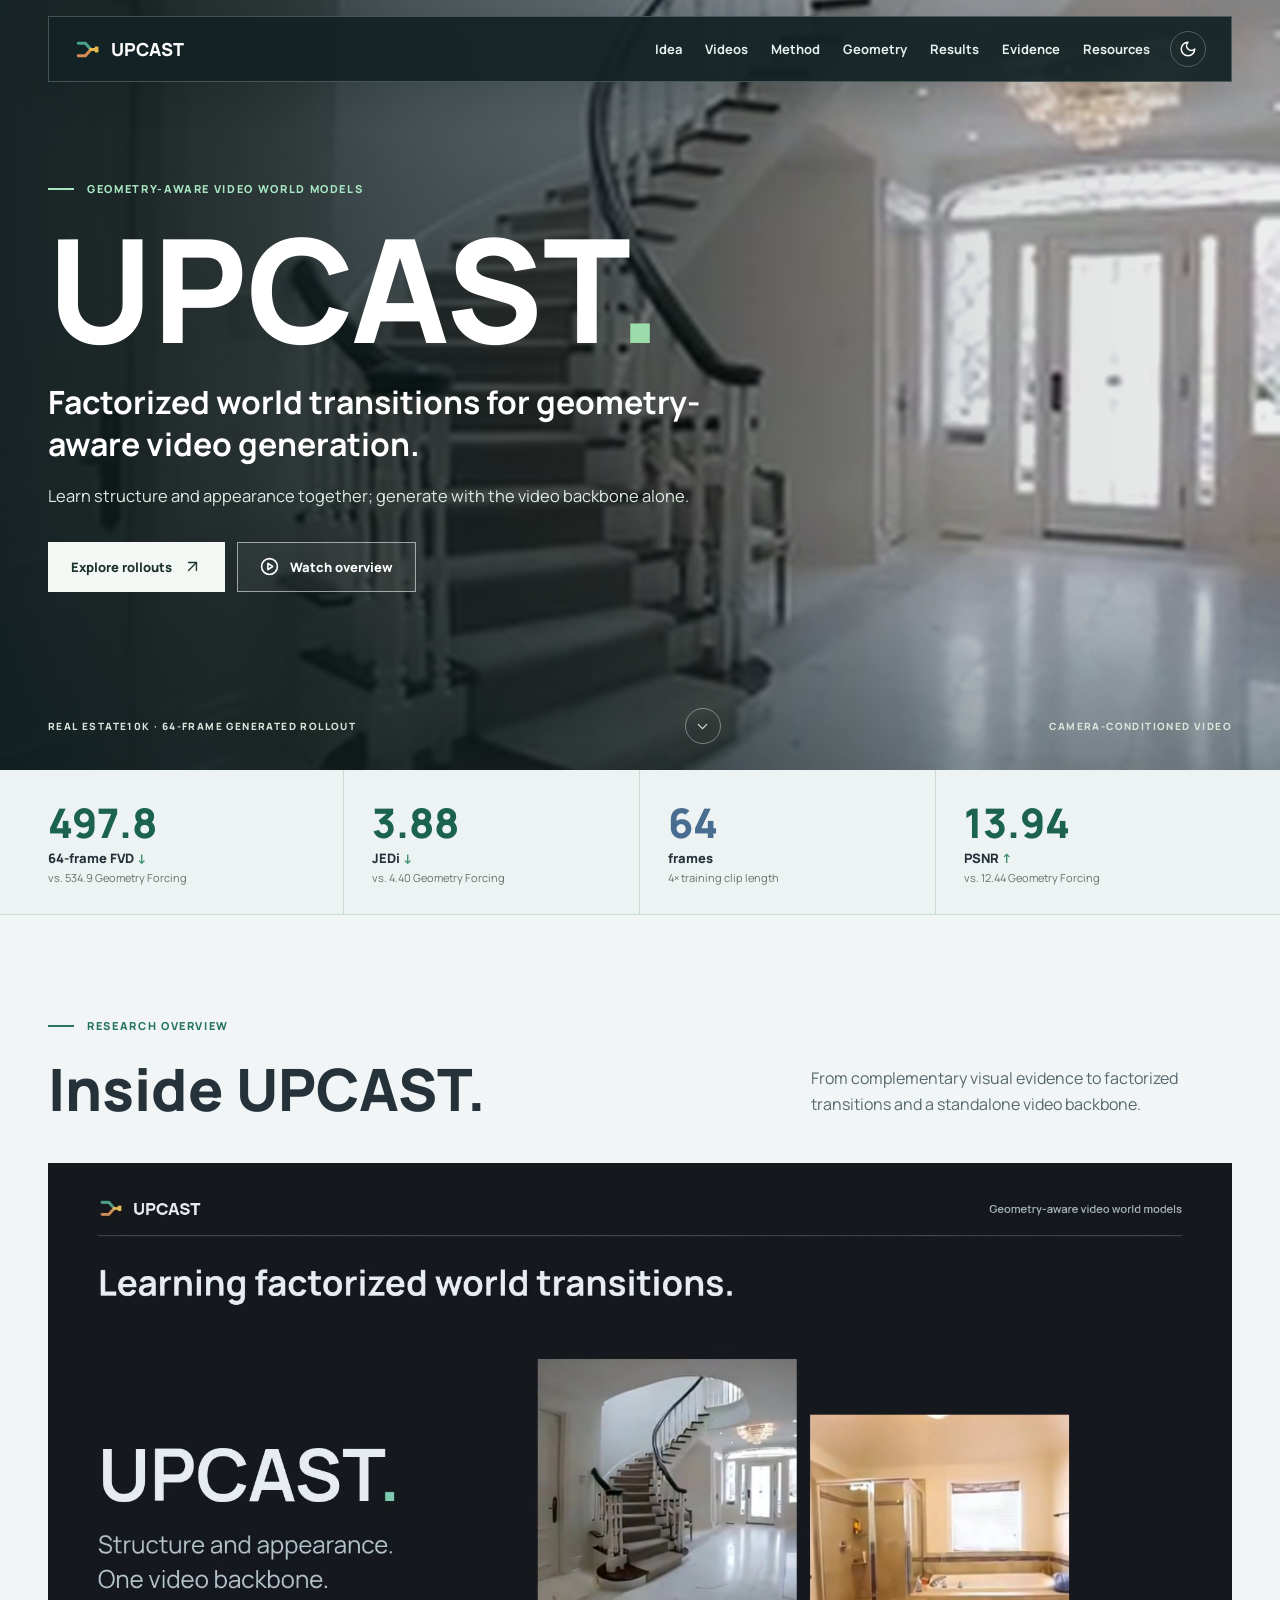
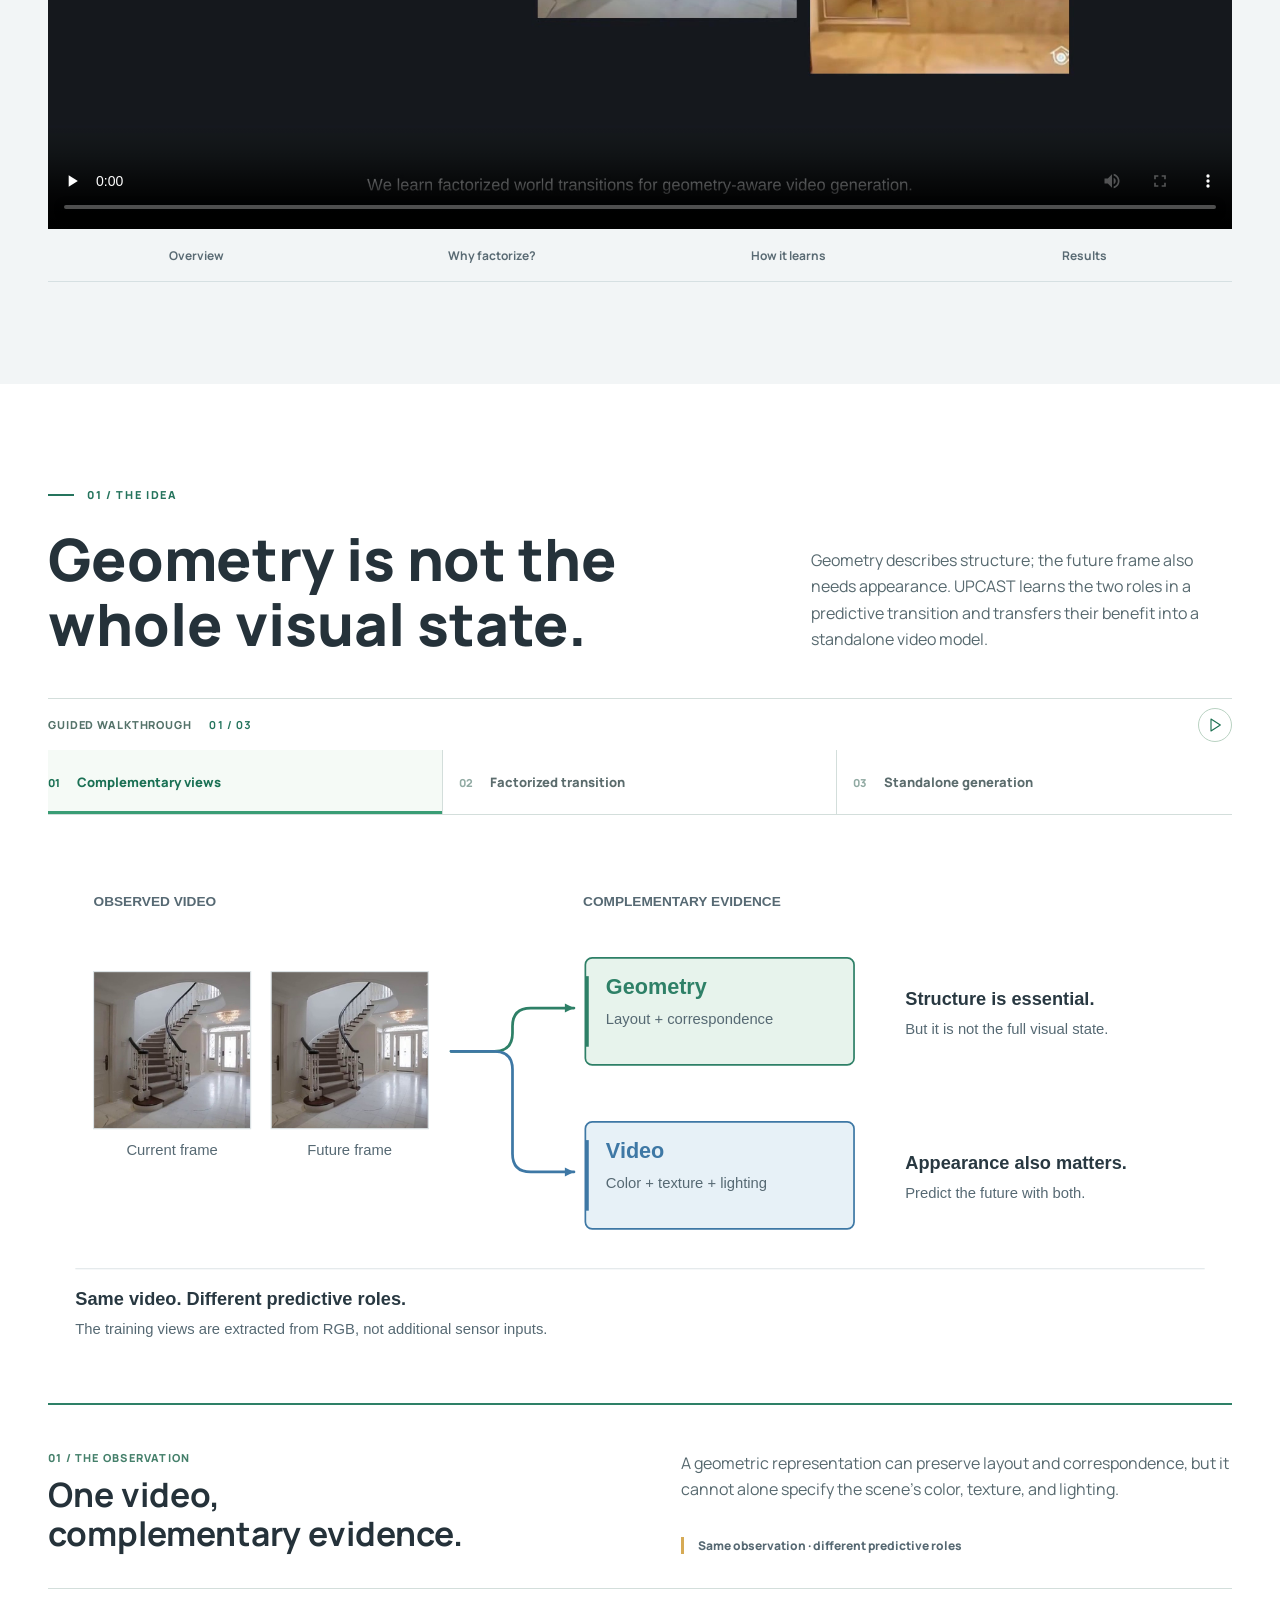
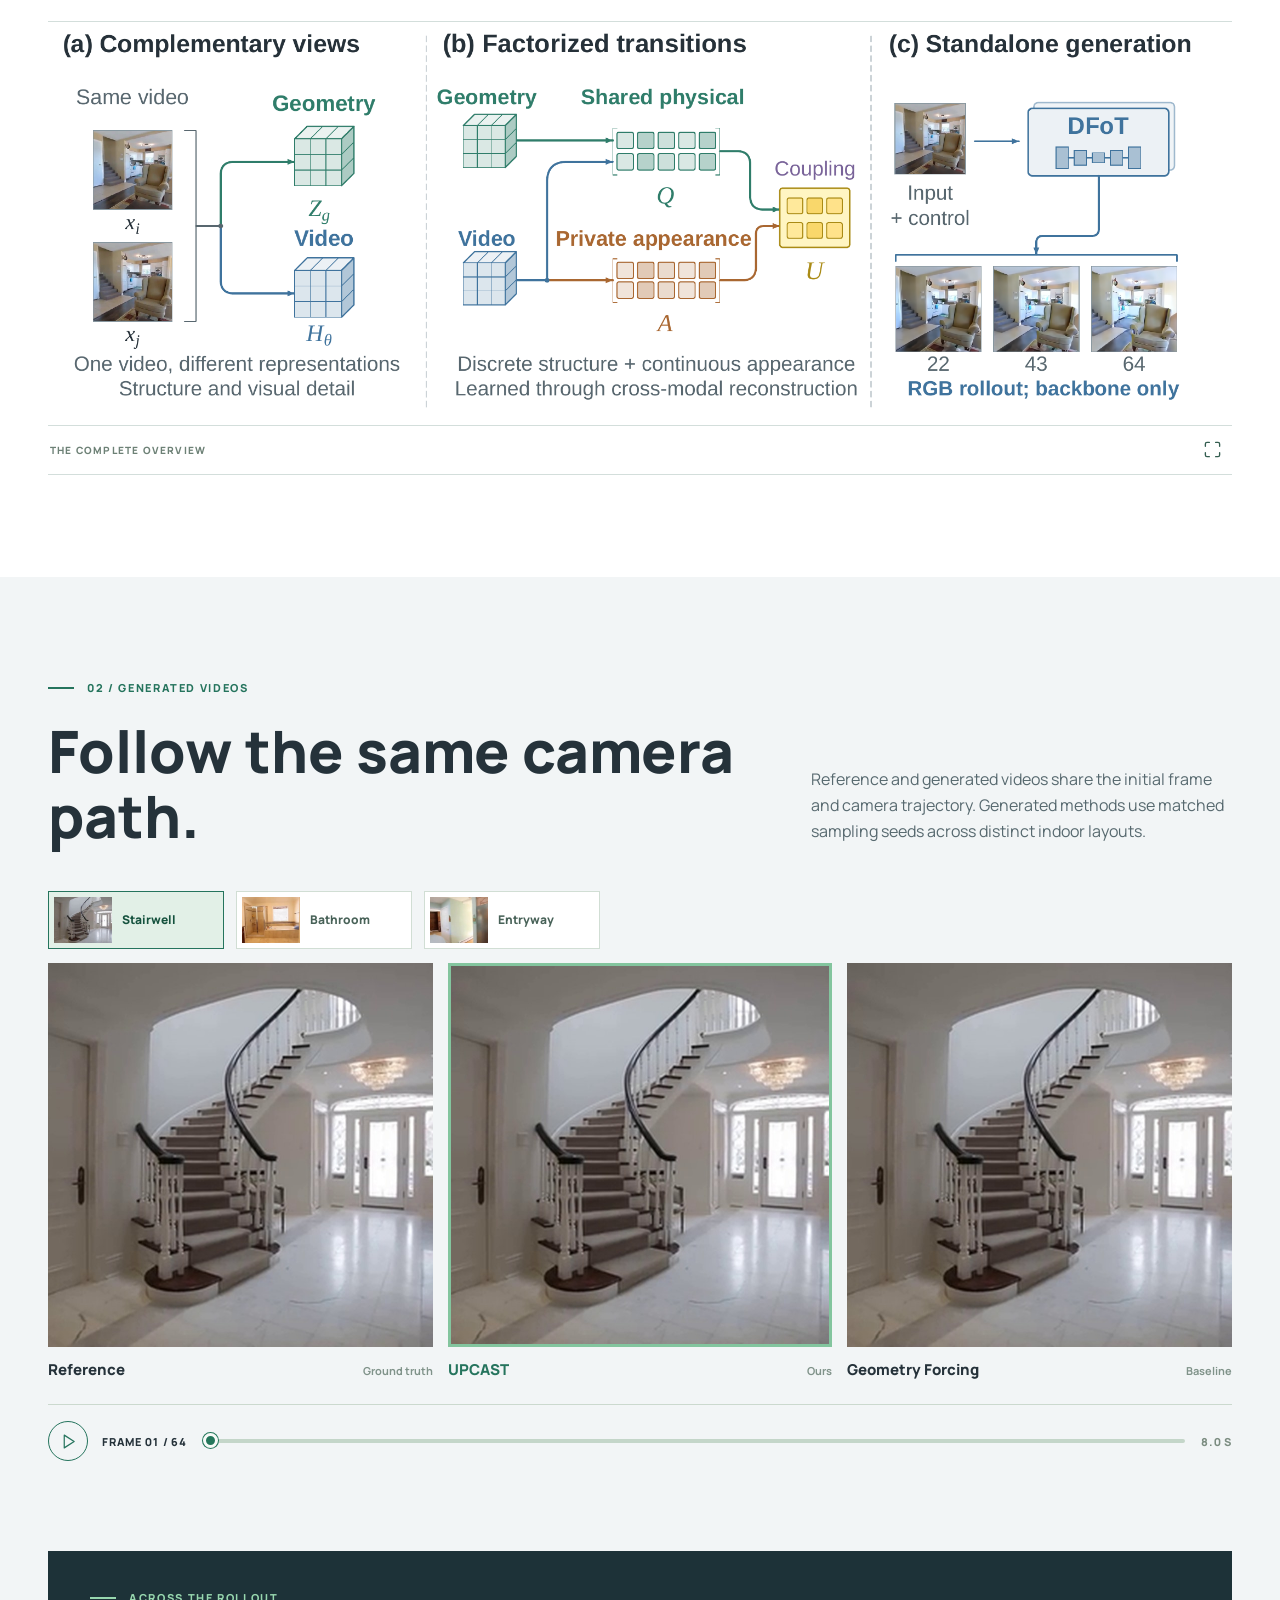
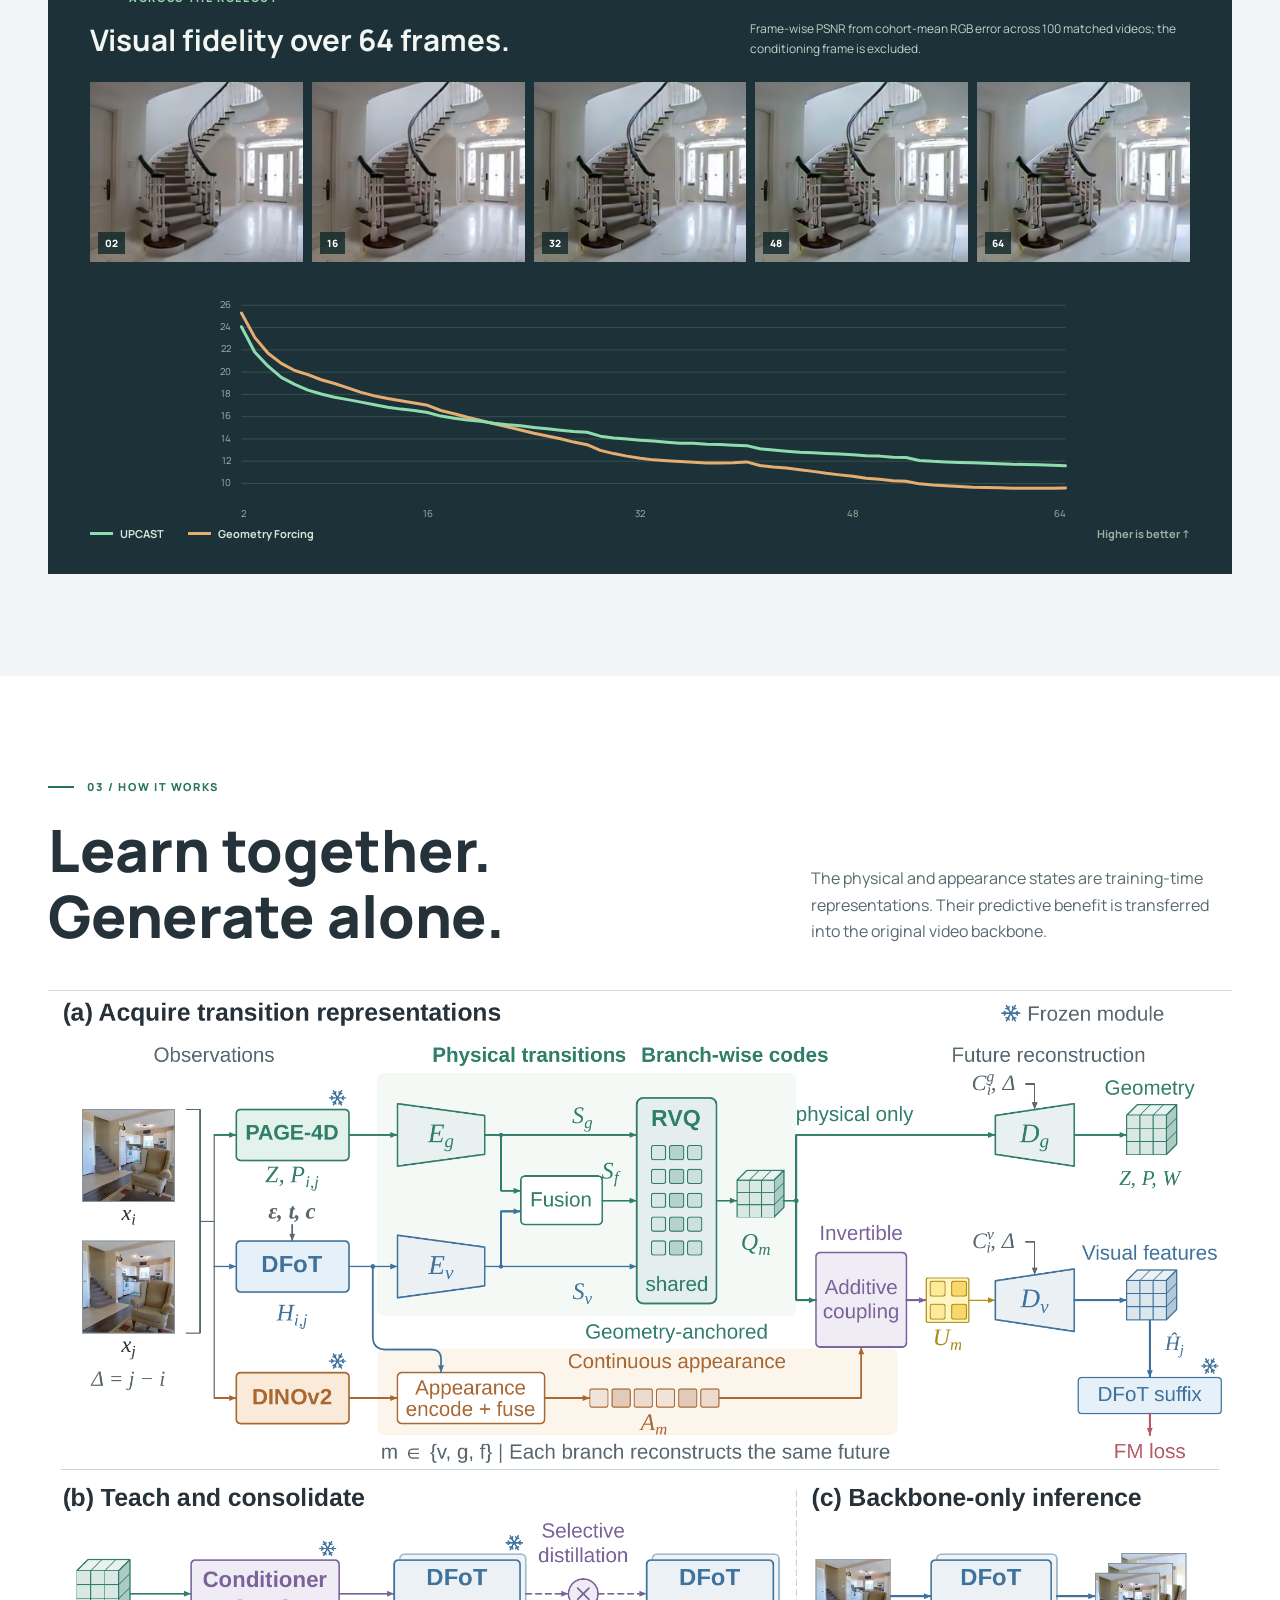
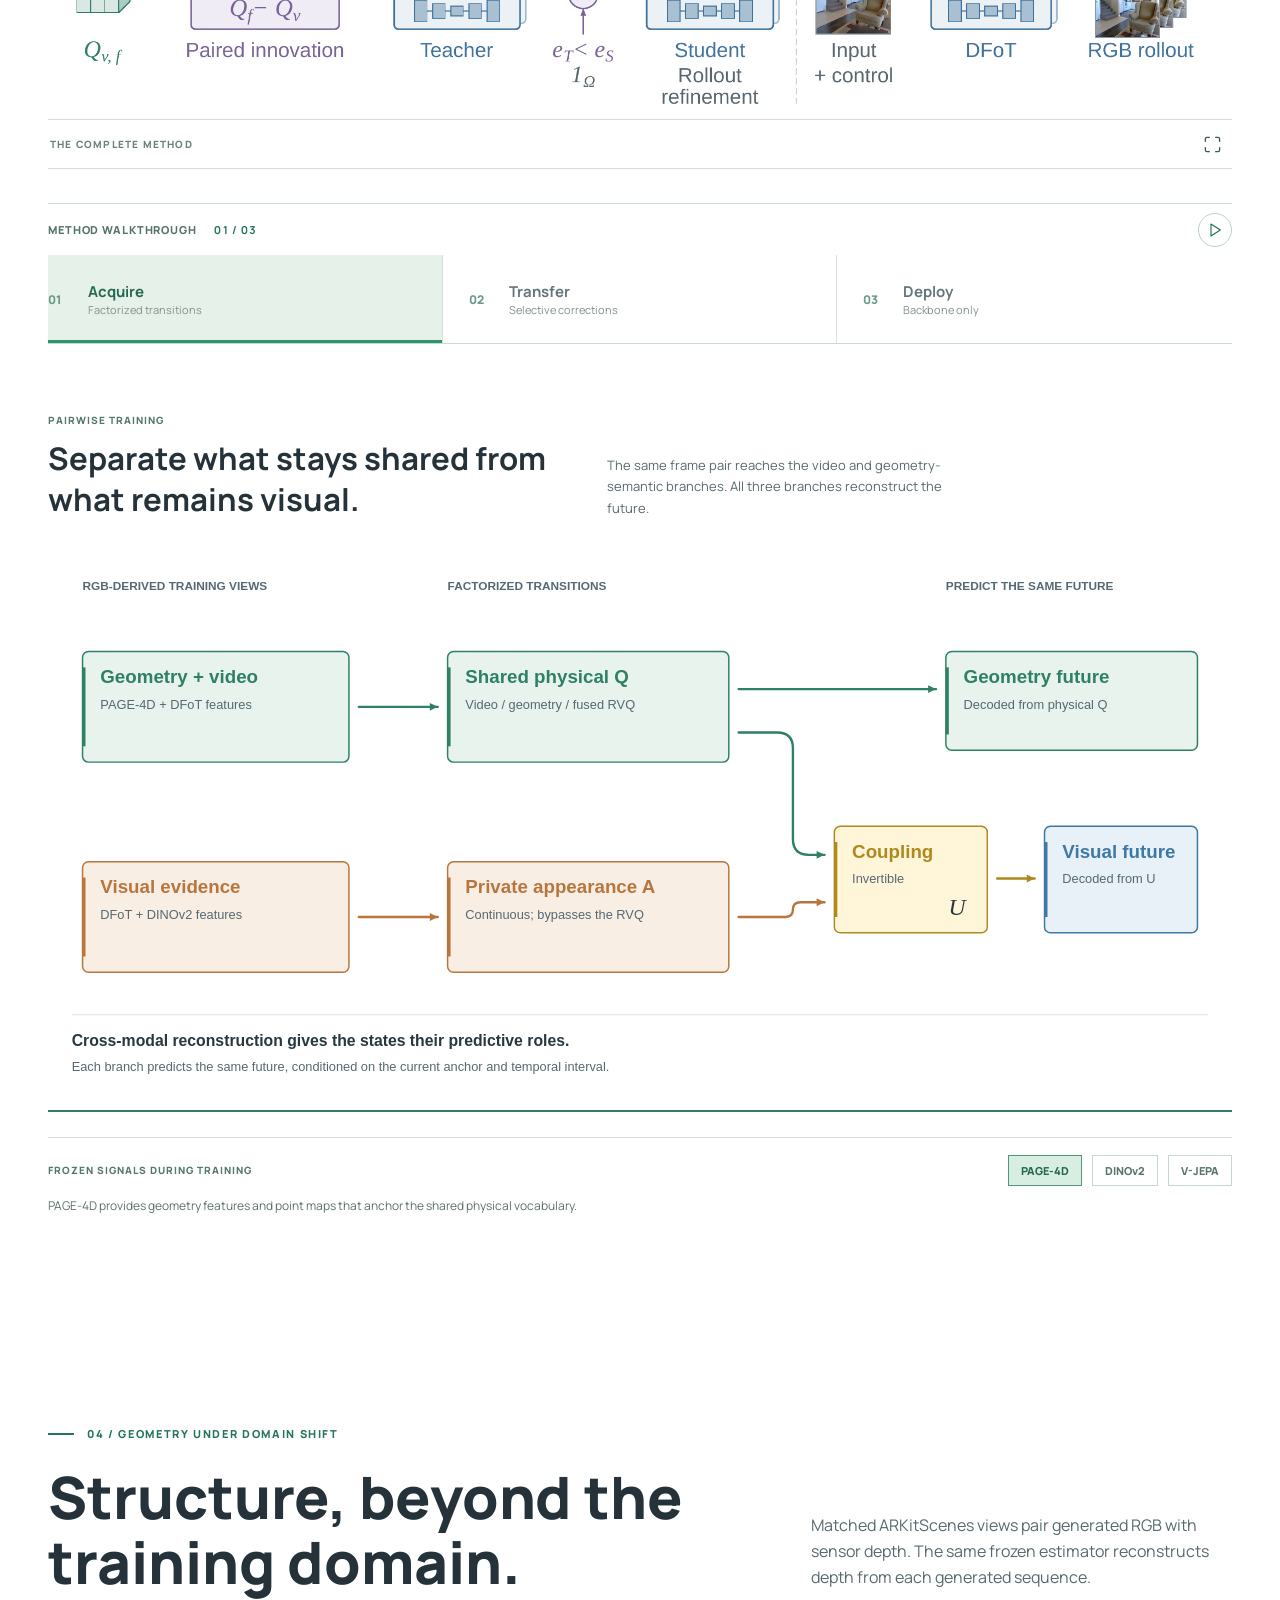
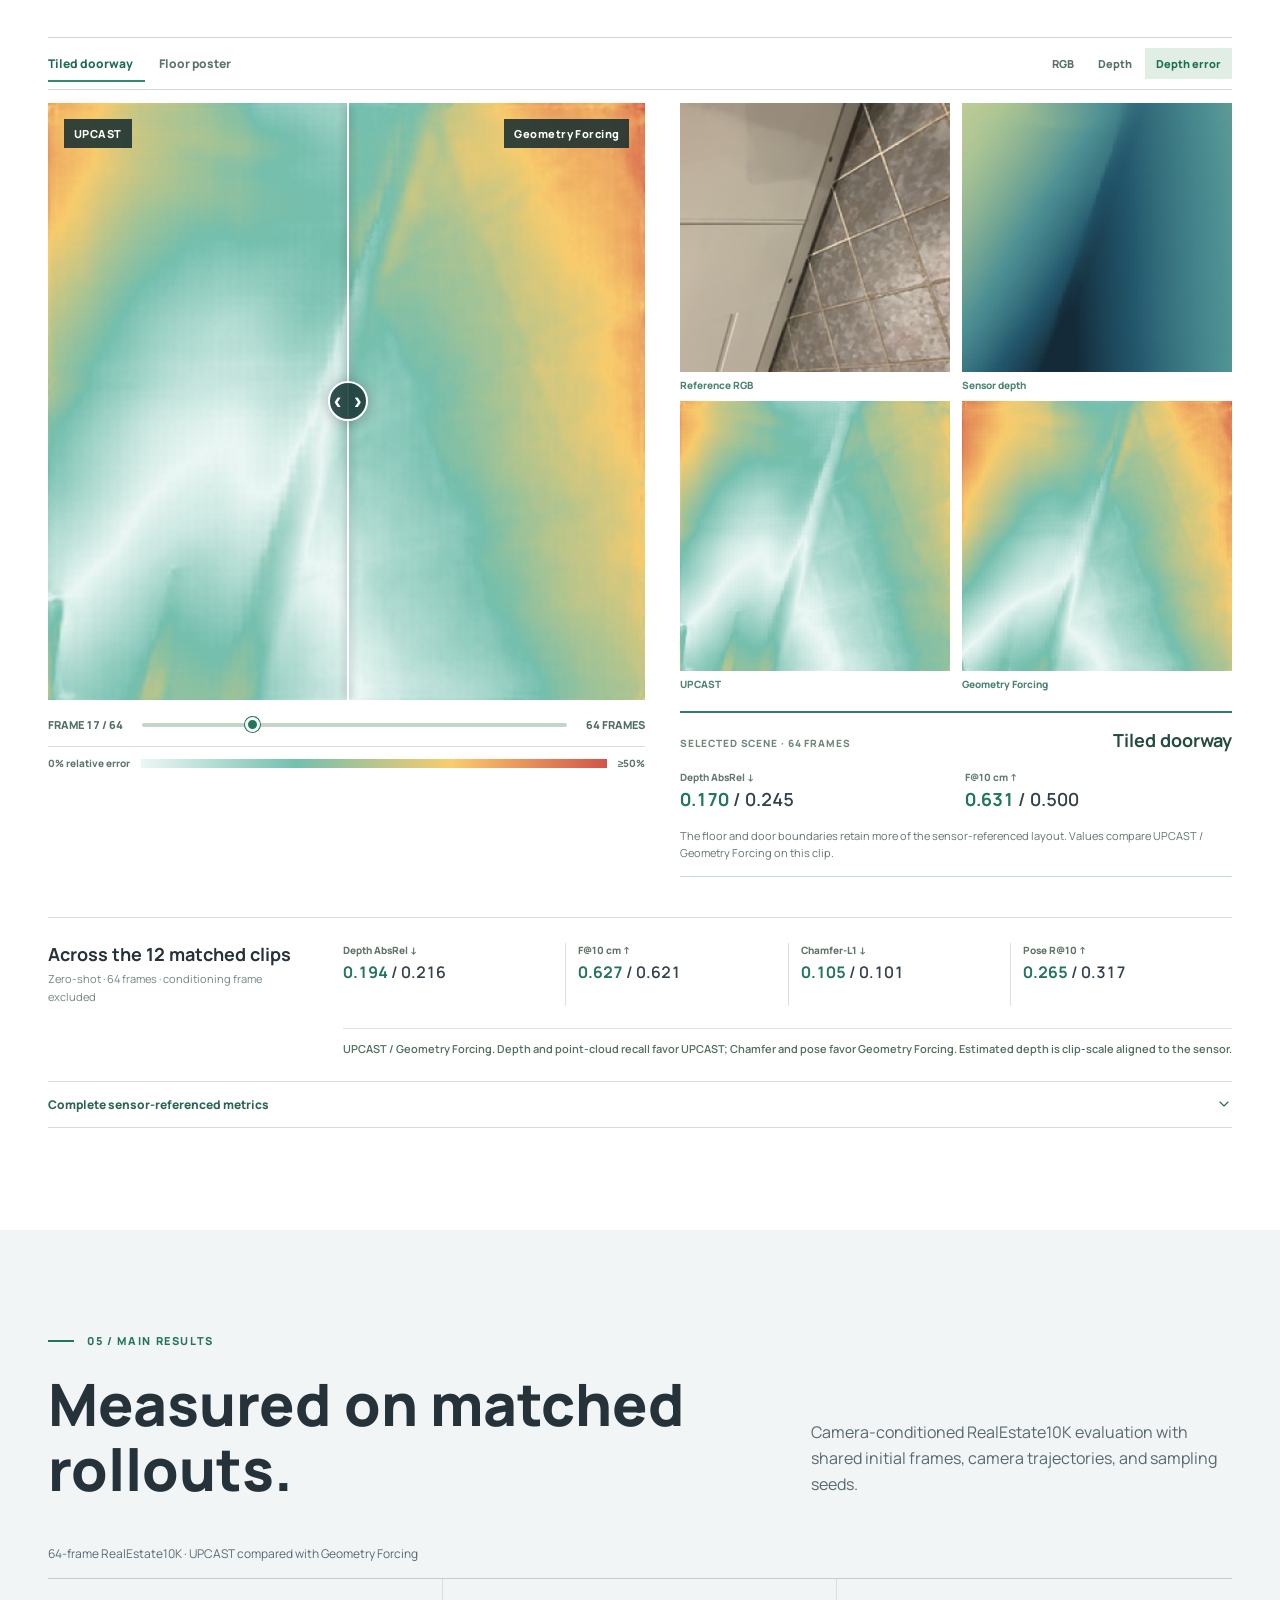
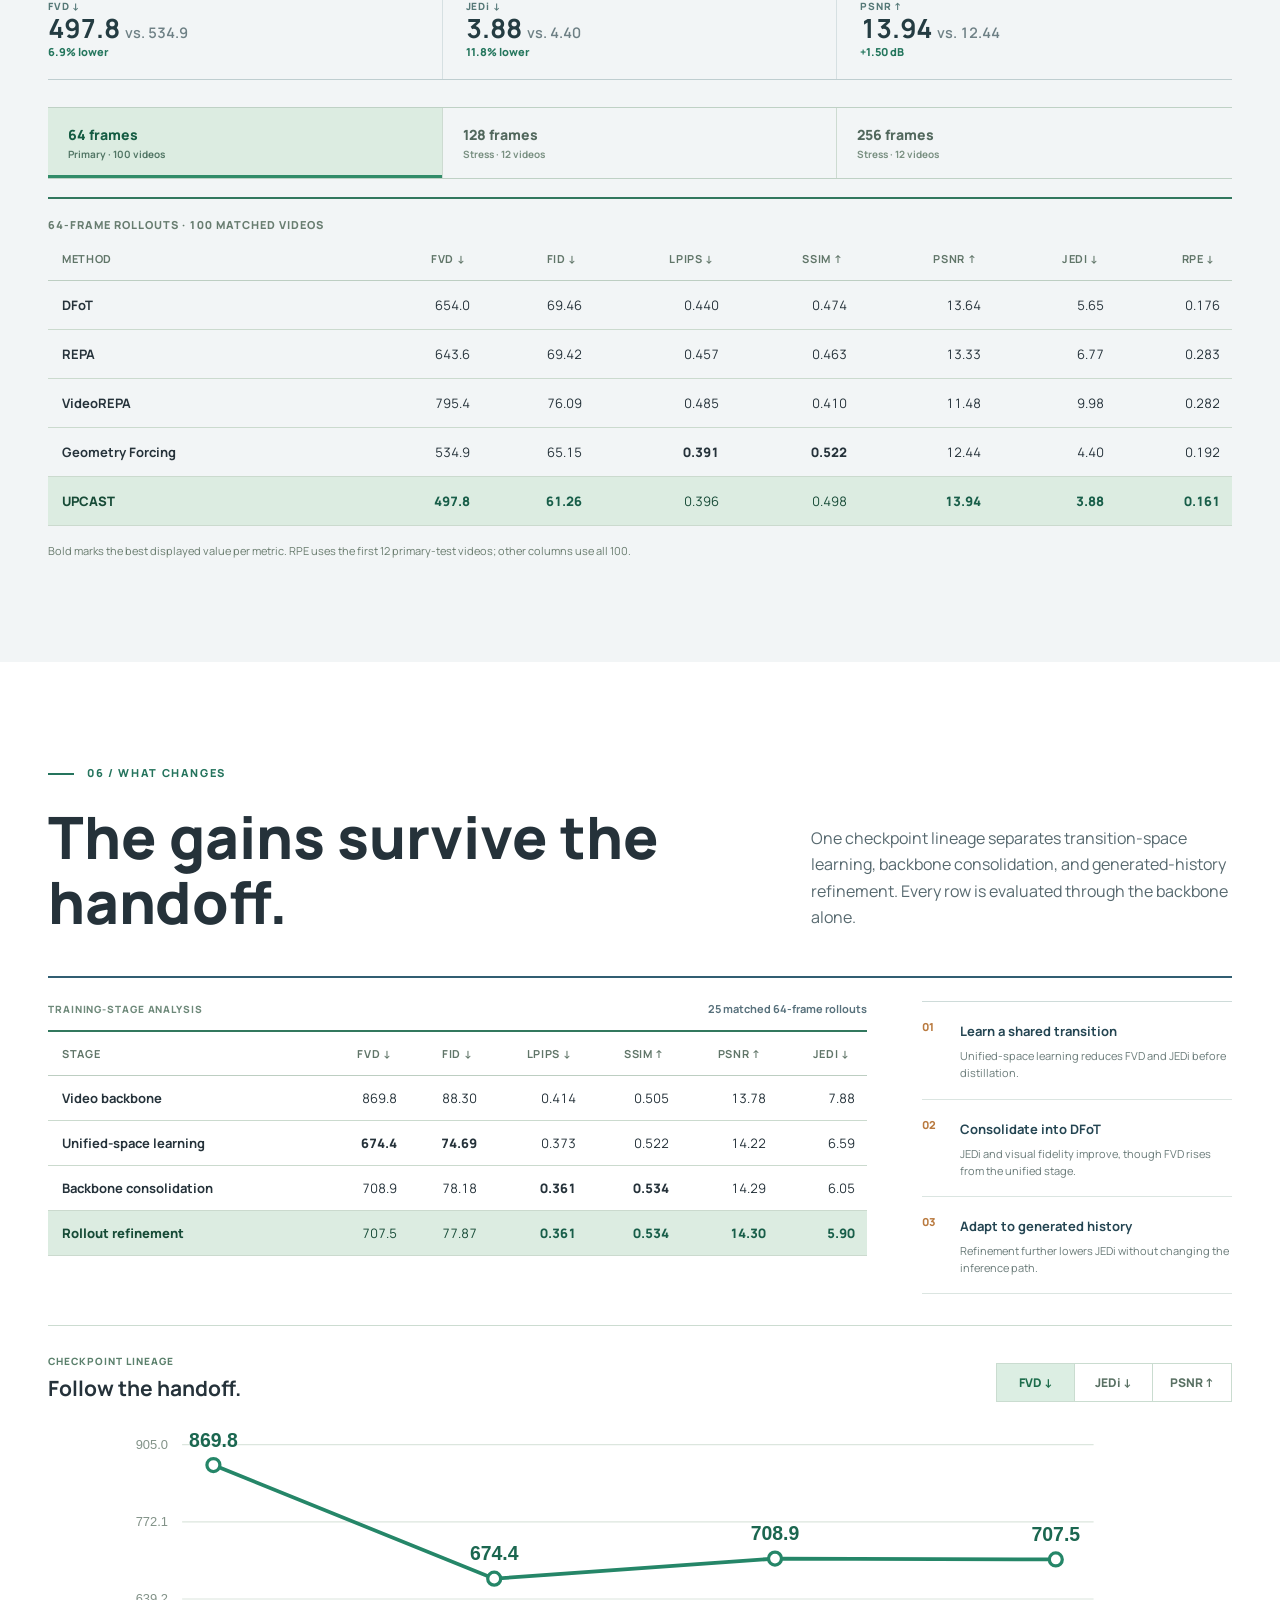
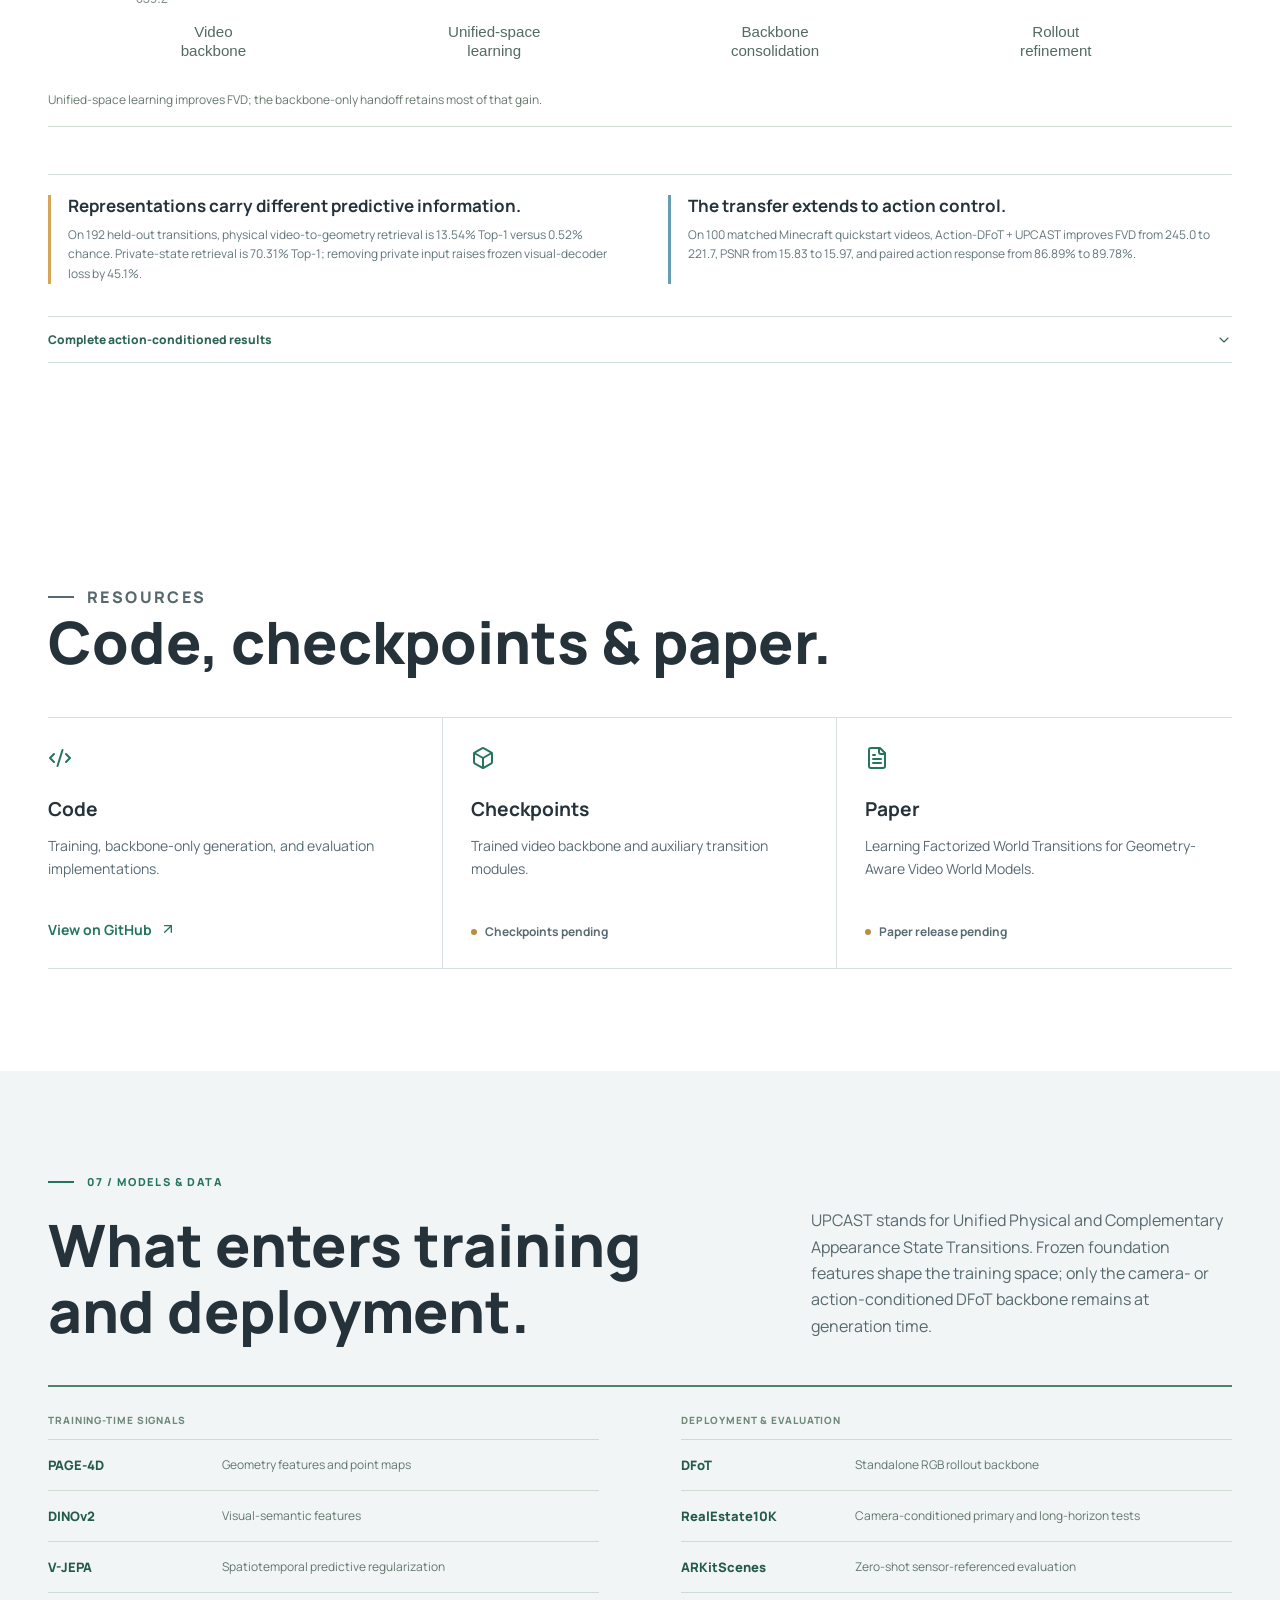
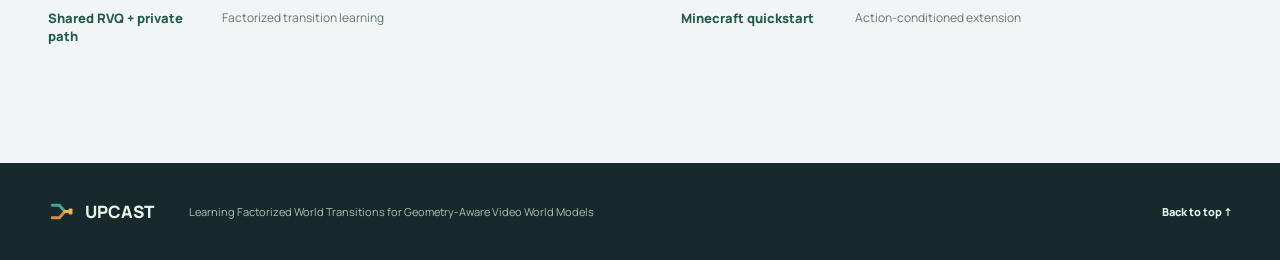
<file: index.html>
<!doctype html>
<html lang="en">
<head>
  <meta charset="utf-8">
  <meta name="viewport" content="width=device-width, initial-scale=1">
  <meta name="theme-color" content="#152522">
  <meta name="description" content="UPCAST learns factorized world transitions for geometry-aware video generation. Explore the method, matched 64-frame rollouts, and geometric evaluation.">
  <title>UPCAST | Factorized World Transitions</title>
  <link rel="icon" href="assets/favicon.svg?v=2" type="image/svg+xml">
  <link rel="preload" href="assets/media/hero.jpg" as="image">
  <link rel="stylesheet" href="assets/site.css">
  <link rel="stylesheet" href="assets/motion.css">
  <link rel="stylesheet" href="assets/presentation.css">
  <script src="assets/theme.js"></script>
</head>
<body>
  <svg class="icon-defs" xmlns="http://www.w3.org/2000/svg" aria-hidden="true">
    <symbol id="icon-arrow" viewBox="0 0 24 24"><path d="M7 17 17 7M7 7h10v10"/></symbol>
    <symbol id="icon-down" viewBox="0 0 24 24"><path d="m6 9 6 6 6-6"/></symbol>
    <symbol id="icon-play" viewBox="0 0 24 24"><path d="m8 5 11 7-11 7V5Z"/></symbol>
    <symbol id="icon-pause" viewBox="0 0 24 24"><path d="M8 5v14M16 5v14"/></symbol>
    <symbol id="icon-expand" viewBox="0 0 24 24"><path d="M8 3H3v5m13-5h5v5M3 16v5h5m13-5v5h-5"/></symbol>
    <symbol id="icon-close" viewBox="0 0 24 24"><path d="M18 6 6 18M6 6l12 12"/></symbol>
    <symbol id="icon-file" viewBox="0 0 24 24"><path d="M14 2H6a2 2 0 0 0-2 2v16a2 2 0 0 0 2 2h12a2 2 0 0 0 2-2V8Zm0 0v6h6M8 13h8M8 17h8"/></symbol>
    <symbol id="icon-menu" viewBox="0 0 24 24"><path d="M4 7h16M4 12h16M4 17h16"/></symbol>
  </svg>

  <header class="site-header" id="top">
    <div class="header-inner content-width">
      <a class="brand" href="#top" aria-label="UPCAST home"><img class="brand-mark" src="assets/favicon.svg" alt="" width="27" height="27">UPCAST</a>
      <nav class="desktop-nav" aria-label="Primary navigation">
        <a href="#idea">Idea</a><a href="#explore">Videos</a><a href="#method">Method</a><a href="#geometry">Geometry</a><a href="#results">Results</a><a href="#evidence">Evidence</a><a href="#release">Resources</a>
      </nav>
      <button class="icon-button theme-toggle" id="themeToggle" type="button" aria-label="Switch to dark mode" title="Switch color theme"><i data-lucide="moon" aria-hidden="true"></i></button>
      <button class="menu-toggle icon-button" id="menuToggle" type="button" aria-label="Open navigation" aria-expanded="false"><svg class="icon"><use href="#icon-menu"/></svg></button>
    </div>
  </header>
  <nav class="mobile-nav" id="mobileNav" aria-label="Mobile navigation" hidden>
    <a href="#idea">Idea</a><a href="#explore">Videos</a><a href="#method">Method</a><a href="#geometry">Geometry</a><a href="#results">Results</a><a href="#evidence">Evidence</a><a href="#release">Resources</a>
  </nav>

  <main>
    <section class="hero" aria-labelledby="hero-title">
      <video class="hero-video" autoplay muted loop playsinline poster="assets/media/hero.jpg" preload="metadata" aria-hidden="true"><source src="assets/media/hero.mp4" type="video/mp4"></video>
      <div class="hero-wash"></div>
      <div class="hero-inner content-width">
        <p class="eyebrow hero-eyebrow"><span class="eyebrow-line"></span> Geometry-aware video world models</p>
        <h1 id="hero-title">UPCAST<span class="hero-period">.</span></h1>
        <p class="hero-subtitle">Factorized world transitions for geometry-aware video generation.</p>
        <p class="hero-summary">Learn structure and appearance together; generate with the video backbone alone.</p>
        <div class="hero-links">
          <a class="button button-light" href="#explore">Explore rollouts <svg class="icon"><use href="#icon-arrow"/></svg></a>
          <a class="button button-outline" href="#film"><i data-lucide="circle-play" aria-hidden="true"></i> Watch overview</a>
        </div>
      </div>
      <div class="hero-bottom content-width"><span>REAL ESTATE10K · 64-FRAME GENERATED ROLLOUT</span><a href="#idea" aria-label="Scroll to the idea"><svg class="icon"><use href="#icon-down"/></svg></a><span>CAMERA-CONDITIONED VIDEO</span></div>
    </section>

    <section class="metrics-band" aria-label="Key results">
      <div class="content-width metrics-grid">
        <div class="metric"><strong>497.8</strong><span>64-frame FVD <em>↓</em></span><small>vs. 534.9 Geometry Forcing</small></div>
        <div class="metric"><strong>3.88</strong><span>JEDi <em>↓</em></span><small>vs. 4.40 Geometry Forcing</small></div>
        <div class="metric"><strong>64</strong><span>frames</span><small>4× training clip length</small></div>
        <div class="metric"><strong>13.94</strong><span>PSNR <em>↑</em></span><small>vs. 12.44 Geometry Forcing</small></div>
      </div>
    </section>

    <section class="section film-section" id="film" aria-labelledby="film-title">
      <div class="content-width">
        <div class="section-heading two-column-heading"><div><p class="eyebrow"><span class="eyebrow-line"></span> Research overview</p><h2 id="film-title">Inside UPCAST.</h2></div><p>From complementary visual evidence to factorized transitions and a standalone video backbone.</p></div>
        <video id="overviewFilm" class="overview-film" controls playsinline preload="none" poster="assets/media/overview-poster.jpg" aria-label="UPCAST narrated research overview"><source src="assets/media/upcast-overview.mp4" type="video/mp4"><track kind="captions" src="assets/media/overview-en.vtt" srclang="en" label="English"></video>
        <div class="film-chapters" aria-label="Video chapters"><button type="button" data-film-chapter="0">Overview</button><button type="button" data-film-chapter="1">Why factorize?</button><button type="button" data-film-chapter="3">How it learns</button><button type="button" data-film-chapter="6">Results</button></div>
      </div>
    </section>

    <section class="section idea-section" id="idea" aria-labelledby="idea-title">
      <div class="content-width">
        <div class="section-heading two-column-heading">
          <div><p class="eyebrow"><span class="eyebrow-line"></span> 01 / The idea</p><h2 id="idea-title">Geometry is not the whole visual state.</h2></div>
          <p>Geometry describes structure; the future frame also needs appearance. UPCAST learns the two roles in a predictive transition and transfers their benefit into a standalone video model.</p>
        </div>
        <div class="walkthrough-bar"><span>GUIDED WALKTHROUGH <b id="ideaProgress">01 / 03</b></span><button class="icon-button" id="ideaAuto" type="button" aria-label="Play guided walkthrough" title="Play walkthrough"><svg class="icon"><use href="#icon-play"/></svg></button></div>
        <div class="idea-tabs" role="tablist" aria-label="The idea in three steps">
          <button type="button" class="active" role="tab" aria-selected="true" data-idea="alignment"><span>01</span> Complementary views</button>
          <button type="button" role="tab" aria-selected="false" data-idea="factorized"><span>02</span> Factorized transition</button>
          <button type="button" role="tab" aria-selected="false" data-idea="generation"><span>03</span> Standalone generation</button>
        </div>
        <div class="idea-panel" role="tabpanel" id="ideaPanel">
          <div class="idea-panel-art" id="ideaPanelArt"><img id="ideaPanelImage" src="assets/media/intro-alignment.png" alt="The same video provides geometric and visual representations."></div>
          <div class="idea-panel-copy"><span id="ideaPanelNumber">01 / THE OBSERVATION</span><h3 id="ideaPanelTitle">One video, complementary evidence.</h3><p id="ideaPanelText">A geometric representation can preserve layout and correspondence, but it cannot alone specify the scene's color, texture, and lighting.</p><div class="idea-panel-key" id="ideaPanelKey">Same observation · different predictive roles</div></div>
        </div>
        <figure class="full-paper-figure"><div class="figure-shell"><img src="assets/media/intro_overview.png" alt="Complete paper overview: complementary views, factorized transition, and standalone generation." loading="lazy"><div class="figure-foot"><span>THE COMPLETE OVERVIEW</span><button class="figure-expand icon-button" type="button" data-figure="assets/media/intro_overview.png" aria-label="Enlarge overview figure" title="Enlarge figure"><svg class="icon"><use href="#icon-expand"/></svg></button></div></div></figure>
      </div>
    </section>

    <section class="section explorer-section" id="explore" aria-labelledby="explore-title">
      <div class="content-width">
        <div class="section-heading two-column-heading"><div><p class="eyebrow"><span class="eyebrow-line"></span> 02 / Generated videos</p><h2 id="explore-title">Follow the same camera path.</h2></div><p>Reference and generated videos share the initial frame and camera trajectory. Generated methods use matched sampling seeds across distinct indoor layouts.</p></div>
        <div class="scene-picks" role="group" aria-label="Choose a scene">
          <button class="scene-pick active" type="button" aria-pressed="true" data-scene="stairwell"><img src="assets/media/stairwell-upcast.jpg" alt=""><span>Stairwell</span></button>
          <button class="scene-pick" type="button" aria-pressed="false" data-scene="bathroom"><img src="assets/media/bathroom-upcast.jpg" alt=""><span>Bathroom</span></button>
          <button class="scene-pick" type="button" aria-pressed="false" data-scene="entryway"><img src="assets/media/entryway-upcast.jpg" alt=""><span>Entryway</span></button>
        </div>
        <div class="compare-grid" id="compareGrid">
          <div class="compare-item"><div class="video-frame" data-video-scrub><video id="compareRef" muted loop playsinline preload="metadata" poster="assets/media/stairwell-reference.jpg"><source src="assets/media/stairwell-reference.mp4" type="video/mp4"></video></div><div class="video-label"><span>Reference</span><small>Ground truth</small></div></div>
          <div class="compare-item is-ours"><div class="video-frame" data-video-scrub><video id="compareOurs" muted loop playsinline preload="metadata" poster="assets/media/stairwell-upcast.jpg"><source src="assets/media/stairwell-upcast.mp4" type="video/mp4"></video></div><div class="video-label"><span>UPCAST</span><small>Ours</small></div></div>
          <div class="compare-item"><div class="video-frame" data-video-scrub><video id="compareGF" muted loop playsinline preload="metadata" poster="assets/media/stairwell-geometry-forcing.jpg"><source src="assets/media/stairwell-geometry-forcing.mp4" type="video/mp4"></video></div><div class="video-label"><span>Geometry Forcing</span><small>Baseline</small></div></div>
        </div>
        <div class="player-controls">
          <button type="button" class="icon-button player-button" id="comparePlay" aria-label="Play synchronized videos" title="Play or pause"><svg class="icon"><use href="#icon-play"/></svg></button>
          <span class="frame-count" id="compareFrame">FRAME 01 / 64</span>
          <input type="range" id="compareSeek" min="0" max="63" value="0" aria-label="Scrub comparison videos">
          <span class="player-duration">8.0 S</span>
        </div>
        <div class="temporal-block" id="temporal"><div class="temporal-heading"><div><p class="eyebrow"><span class="eyebrow-line"></span> Across the rollout</p><h3>Visual fidelity over 64 frames.</h3></div><p>Frame-wise PSNR from cohort-mean RGB error across 100 matched videos; the conditioning frame is excluded.</p></div><div class="timeline-strip" aria-label="UPCAST frames from one camera-conditioned stairwell rollout"><figure><img src="assets/media/timeline-02.jpg" alt="Stairwell rollout at frame 2" loading="lazy"><figcaption>02</figcaption></figure><figure><img src="assets/media/timeline-16.jpg" alt="Stairwell rollout at frame 16" loading="lazy"><figcaption>16</figcaption></figure><figure><img src="assets/media/timeline-32.jpg" alt="Stairwell rollout at frame 32" loading="lazy"><figcaption>32</figcaption></figure><figure><img src="assets/media/timeline-48.jpg" alt="Stairwell rollout at frame 48" loading="lazy"><figcaption>48</figcaption></figure><figure><img src="assets/media/timeline-64.jpg" alt="Stairwell rollout at frame 64" loading="lazy"><figcaption>64</figcaption></figure></div><div class="chart-wrap"><svg id="driftChart" role="img" aria-label="Frame-wise PSNR from cohort-mean RGB error of UPCAST and Geometry Forcing"></svg></div><div class="chart-legend"><span><i class="legend-line ours"></i> UPCAST</span><span><i class="legend-line gf"></i> Geometry Forcing</span><span class="chart-note">Higher is better ↑</span></div></div>
      </div>
    </section>

    <section class="section method-section" id="method" aria-labelledby="method-title">
      <div class="content-width">
        <div class="section-heading two-column-heading"><div><p class="eyebrow"><span class="eyebrow-line"></span> 03 / How it works</p><h2 id="method-title">Learn together. Generate alone.</h2></div><p>The physical and appearance states are training-time representations. Their predictive benefit is transferred into the original video backbone.</p></div>
        <figure class="full-paper-figure method-full"><div class="figure-shell"><img src="assets/media/method_overview.png" alt="Complete method: factorized transition learning, selective knowledge transfer, and backbone-only inference." loading="lazy"><div class="figure-foot"><span>THE COMPLETE METHOD</span><button class="figure-expand icon-button" type="button" data-figure="assets/media/method_overview.png" aria-label="Enlarge method figure" title="Enlarge figure"><svg class="icon"><use href="#icon-expand"/></svg></button></div></div></figure>
        <div class="method-tour-bar"><span>METHOD WALKTHROUGH <b id="methodProgress">01 / 03</b></span><button class="icon-button" id="methodAuto" type="button" aria-label="Play method walkthrough" title="Play method walkthrough"><svg class="icon"><use href="#icon-play"/></svg></button></div>
        <div class="method-tabs" role="tablist" aria-label="Method stages"><button type="button" class="active" role="tab" aria-selected="true" data-method="acquire"><span>01</span><strong>Acquire</strong><small>Factorized transitions</small></button><button type="button" role="tab" aria-selected="false" data-method="transfer"><span>02</span><strong>Transfer</strong><small>Selective corrections</small></button><button type="button" role="tab" aria-selected="false" data-method="deploy"><span>03</span><strong>Deploy</strong><small>Backbone only</small></button></div>
        <div class="method-stage" id="methodStage">
          <article class="method-panel" data-method-panel="acquire" role="tabpanel">
            <div class="method-panel-heading"><div><span>PAIRWISE TRAINING</span><h3>Separate what stays shared from what remains visual.</h3></div><p>The same frame pair reaches the video and geometry-semantic branches. All three branches reconstruct the future.</p></div>
            <div class="acquire-diagram" aria-label="Frame pair feeds a shared geometry-anchored physical codebook and a continuous private appearance pathway; additive coupling provides visual reconstruction">
              <div class="diagram-pair"><div class="pair-frames"><figure><img src="assets/media/method-frame-i.jpg" alt="Earlier reference stairwell frame"><figcaption>x<sub>i</sub></figcaption></figure><figure><img src="assets/media/method-frame-j.jpg" alt="Later reference stairwell frame"><figcaption>x<sub>j</sub></figcaption></figure></div><strong>Same frame pair</strong><span>Video + camera controls</span></div>
              <div class="diagram-paths"><div class="diagram-path physical-path"><span class="path-kicker">SHARED PHYSICAL</span><div class="path-nodes"><span>DFoT + PAGE-4D</span><i></i><span>Shared RVQ</span><i></i><strong>Q</strong></div><p>Geometry anchors a common discrete transition vocabulary.</p></div><div class="diagram-path appearance-path"><span class="path-kicker">PRIVATE APPEARANCE</span><div class="path-nodes"><span>DFoT + DINOv2</span><i></i><span>Continuous encoder</span><i></i><strong>A</strong></div><p>Texture, illumination, and semantic detail bypass quantization.</p></div></div>
              <div class="diagram-output"><span>ADDITIVE COUPLING</span><div class="coupled-mark"><span>Q</span><span>A</span></div><strong>U</strong><small>Visual future</small><em>Geometry future reads Q only</em></div>
            </div>
            <div class="feature-sources"><span>FROZEN SIGNALS DURING TRAINING</span><button type="button" class="active" data-feature="page" aria-pressed="true">PAGE-4D</button><button type="button" data-feature="dino" aria-pressed="false">DINOv2</button><button type="button" data-feature="vjepa" aria-pressed="false">V-JEPA</button><p id="featureExplain">PAGE-4D provides geometry features and point maps that anchor the shared physical vocabulary.</p></div>
          </article>
          <article class="method-panel" data-method-panel="transfer" role="tabpanel" hidden>
            <div class="method-panel-heading"><div><span>TRAINING-ONLY TEACHER</span><h3>Move useful corrections into the video backbone.</h3></div><p>A conditioner compares video-only and fused physical codes. Its teacher informs a student only where it offers a valid Flow Matching improvement.</p></div>
            <div class="transfer-diagram" aria-label="Fused and video-only codes produce a paired innovation; a conditional teacher provides selective distillation to the DFoT student"><div class="transfer-codes"><div><span>VIDEO-ONLY</span><strong>Q<sub>v</sub></strong></div><div><span>FUSED EVIDENCE</span><strong>Q<sub>f</sub></strong></div><p>Paired innovation <b>Q<sub>f</sub> − Q<sub>v</sub></b></p></div><div class="transfer-arrow"></div><div class="transfer-block"><span>CONDITIONER</span><strong>Teacher DFoT</strong><small>Uses fused physical evidence</small></div><div class="transfer-arrow"></div><div class="transfer-block student-block"><span>SELECTIVE DISTILLATION</span><strong>Student DFoT</strong><small>Improved predictions become backbone weights</small></div></div>
          </article>
          <article class="method-panel" data-method-panel="deploy" role="tabpanel" hidden>
            <div class="method-panel-heading"><div><span>INFERENCE</span><h3>Only the original video interface remains.</h3></div><p>Input frame and camera controls enter the consolidated DFoT backbone. No geometry encoder, appearance branch, codebook, decoder, or conditioner is needed at rollout.</p></div>
            <div class="deploy-diagram" aria-label="Input frame and camera controls enter only the DFoT backbone to generate an RGB rollout"><div class="deploy-input"><img src="assets/media/method-frame-i.jpg" alt="Input stairwell frame"><span>INPUT + CAMERA PATH</span></div><div class="deploy-arrow"></div><div class="deploy-model"><span>BACKBONE ONLY</span><strong>DFoT</strong><div class="model-pulses"><i></i><i></i><i></i><i></i><i></i></div></div><div class="deploy-arrow"></div><div class="deploy-output"><img src="assets/media/timeline-16.jpg" alt="Generated stairwell frame 16"><img src="assets/media/timeline-32.jpg" alt="Generated stairwell frame 32"><img src="assets/media/timeline-64.jpg" alt="Generated stairwell frame 64"><span>RGB ROLLOUT</span></div></div>
          </article>
        </div>
      </div>
    </section>

    <section class="section geometry-section" id="geometry" aria-labelledby="geometry-title">
      <div class="content-width">
        <div class="section-heading two-column-heading"><div><p class="eyebrow"><span class="eyebrow-line"></span> 04 / Geometry under domain shift</p><h2 id="geometry-title">Structure, beyond the training domain.</h2></div><p>Matched ARKitScenes views pair generated RGB with sensor depth. The same frozen estimator reconstructs depth from each generated sequence.</p></div>
        <div class="geometry-toolbar"><div class="geometry-scenes" role="group" aria-label="ARKitScenes scene"><button class="active" type="button" data-geo-scene="hallway" aria-pressed="true">Tiled doorway</button><button type="button" data-geo-scene="poster" aria-pressed="false">Floor poster</button></div><div class="geometry-toggle" role="group" aria-label="Geometry visualization"><button type="button" data-geo-view="rgb" aria-pressed="false">RGB</button><button type="button" data-geo-view="depth" aria-pressed="false">Depth</button><button type="button" class="active" data-geo-view="error" aria-pressed="true">Depth error</button></div></div>
        <div class="geometry-layout">
          <div class="geometry-player"><div class="geometry-compare" id="geometryCompare" style="--split:50%"><img id="geoOurs" src="assets/media/geometry-hallway-upcast-error-17.jpg" alt="UPCAST estimated-depth relative error"><img class="geometry-compare-overlay" id="geoGF" src="assets/media/geometry-hallway-geometry-forcing-error-17.jpg" alt="Geometry Forcing estimated-depth relative error"><span class="geometry-compare-label label-ours">UPCAST</span><span class="geometry-compare-label label-gf">Geometry Forcing</span><div class="geometry-handle" id="geoHandle" role="slider" tabindex="0" aria-label="Reveal Geometry Forcing compared with UPCAST" aria-valuemin="5" aria-valuemax="95" aria-valuenow="50" aria-valuetext="50% UPCAST, 50% Geometry Forcing"><span></span></div></div>
            <div class="geometry-scrub"><span id="geoFrameLabel">FRAME 17 / 64</span><input id="geoFrameRange" type="range" min="0" max="8" value="2" aria-label="Choose geometry comparison frame"><span>64 FRAMES</span></div><div class="depth-legend" id="depthLegend"><span>0% relative error</span><span class="depth-legend-bar" aria-hidden="true"></span><span>≥50%</span></div>
          </div>
          <div class="geometry-side">
            <div class="geometry-views" aria-label="Complete matched views at the selected frame">
              <figure><img id="geoReference" src="assets/media/geometry-hallway-reference-rgb-17.jpg" alt="Reference ARKitScenes frame 17"><figcaption>Reference RGB</figcaption></figure>
              <figure><img id="geoSensor" src="assets/media/geometry-hallway-reference-depth-17.jpg" alt="Sensor depth at frame 17"><figcaption>Sensor depth</figcaption></figure>
              <figure><img id="geoOursFull" src="assets/media/geometry-hallway-upcast-error-17.jpg" alt="UPCAST depth error at frame 17"><figcaption>UPCAST</figcaption></figure>
              <figure><img id="geoGFFull" src="assets/media/geometry-hallway-geometry-forcing-error-17.jpg" alt="Geometry Forcing depth error at frame 17"><figcaption>Geometry Forcing</figcaption></figure>
            </div>
            <div class="scene-readout"><div><span>SELECTED SCENE · 64 FRAMES</span><h3 id="geoSceneTitle">Tiled doorway</h3></div><div class="scene-readout-values"><div><small>Depth AbsRel ↓</small><strong id="geoSceneAbsRel">0.170 <em>/ 0.245</em></strong></div><div><small>F@10 cm ↑</small><strong id="geoSceneFscore">0.631 <em>/ 0.500</em></strong></div></div><p id="geoSceneNote">The floor and door boundaries retain more of the sensor-referenced layout. Values compare UPCAST / Geometry Forcing on this clip.</p></div>
          </div>
        </div>
        <div class="geometry-metrics cohort-metrics"><div><h3>Across the 12 matched clips</h3><p>Zero-shot · 64 frames · conditioning frame excluded</p></div><div class="cohort-grid"><div class="geo-metric"><span>Depth AbsRel ↓</span><strong>0.194 <em>/ 0.216</em></strong></div><div class="geo-metric"><span>F@10 cm ↑</span><strong>0.627 <em>/ 0.621</em></strong></div><div class="geo-metric"><span>Chamfer-L1 ↓</span><strong>0.105 <em>/ 0.101</em></strong></div><div class="geo-metric"><span>Pose R@10 ↑</span><strong>0.265 <em>/ 0.317</em></strong></div></div><p class="geometry-takeaway">UPCAST / Geometry Forcing. Depth and point-cloud recall favor UPCAST; Chamfer and pose favor Geometry Forcing. Estimated depth is clip-scale aligned to the sensor.</p></div>
        <details class="complete-metrics"><summary>Complete sensor-referenced metrics <svg class="icon"><use href="#icon-down"/></svg></summary><div class="results-table-wrap"><table class="results-table"><thead><tr><th>Method</th><th>PSNR ↑</th><th>AbsRel ↓</th><th>δ1 ↑</th><th>Scale drift ↓</th><th>Normal MAE ↓</th><th>Chamfer-L1 ↓</th><th>F@5 cm ↑</th><th>F@10 cm ↑</th><th>Pose R@10 ↑</th></tr></thead><tbody><tr><th>Geometry Forcing</th><td>11.85</td><td>0.216</td><td>0.670</td><td>0.177</td><td>30.31°</td><td>0.101</td><td>0.425</td><td>0.621</td><td>0.317</td></tr><tr class="ours-row"><th>UPCAST</th><td>14.19</td><td>0.194</td><td>0.699</td><td>0.160</td><td>29.13°</td><td>0.105</td><td>0.439</td><td>0.627</td><td>0.265</td></tr></tbody></table></div><p>Depth comes from one frozen metric-indoor estimator and is aligned by one scale per clip. Pose R@10 uses 10 cm / 10° and counts PnP failures as misses.</p></details>
      </div>
    </section>

    <section class="section results-section" id="results" aria-labelledby="results-title"><div class="content-width"><div class="section-heading two-column-heading"><div><p class="eyebrow"><span class="eyebrow-line"></span> 05 / Main results</p><h2 id="results-title">Measured on matched rollouts.</h2></div><p>Camera-conditioned RealEstate10K evaluation with shared initial frames, camera trajectories, and sampling seeds.</p></div><p class="result-context">64-frame RealEstate10K · UPCAST compared with Geometry Forcing</p><div class="results-lead" aria-label="64-frame primary result compared with Geometry Forcing"><div class="results-lead-metric"><span>FVD ↓</span><strong>497.8 <small>vs. 534.9</small></strong><em>6.9% lower</em></div><div class="results-lead-metric"><span>JEDi ↓</span><strong>3.88 <small>vs. 4.40</small></strong><em>11.8% lower</em></div><div class="results-lead-metric"><span>PSNR ↑</span><strong>13.94 <small>vs. 12.44</small></strong><em>+1.50 dB</em></div></div><div class="result-tabs" role="tablist" aria-label="Rollout horizon"><button class="active" type="button" role="tab" aria-selected="true" data-horizon="64">64 frames <small>Primary · 100 videos</small></button><button type="button" role="tab" aria-selected="false" data-horizon="128">128 frames <small>Stress · 12 videos</small></button><button type="button" role="tab" aria-selected="false" data-horizon="256">256 frames <small>Stress · 12 videos</small></button></div><div class="results-table-wrap"><table class="results-table" id="horizonTable"><caption id="horizonCaption">64-frame rollouts · 100 matched videos</caption><thead><tr><th scope="col">Method</th><th scope="col">FVD ↓</th><th scope="col">FID ↓</th><th scope="col">LPIPS ↓</th><th scope="col">SSIM ↑</th><th scope="col">PSNR ↑</th><th scope="col">JEDi ↓</th><th scope="col">RPE ↓</th></tr></thead><tbody></tbody></table></div><p class="results-note" id="horizonNote">RPE uses the first 12 primary-test videos; other columns use all 100.</p></div></section>

    <section class="section evidence-section" id="evidence" aria-labelledby="evidence-title"><div class="content-width">
      <div class="section-heading two-column-heading"><div><p class="eyebrow"><span class="eyebrow-line"></span> 06 / What changes</p><h2 id="evidence-title">The gains survive the handoff.</h2></div><p>One checkpoint lineage separates transition-space learning, backbone consolidation, and generated-history refinement. Every row is evaluated through the backbone alone.</p></div>
      <div class="evidence-grid"><div><div class="evidence-lead"><span>TRAINING-STAGE ANALYSIS</span><strong>25 matched 64-frame rollouts</strong></div><div class="results-table-wrap"><table class="results-table stage-table"><thead><tr><th>Stage</th><th>FVD ↓</th><th>FID ↓</th><th>LPIPS ↓</th><th>SSIM ↑</th><th>PSNR ↑</th><th>JEDi ↓</th></tr></thead><tbody><tr><th>Video backbone</th><td>869.8</td><td>88.30</td><td>0.414</td><td>0.505</td><td>13.78</td><td>7.88</td></tr><tr><th>Unified-space learning</th><td>674.4</td><td>74.69</td><td>0.373</td><td>0.522</td><td>14.22</td><td>6.59</td></tr><tr><th>Backbone consolidation</th><td>708.9</td><td>78.18</td><td>0.361</td><td>0.534</td><td>14.29</td><td>6.05</td></tr><tr class="ours-row"><th>Rollout refinement</th><td>707.5</td><td>77.87</td><td>0.361</td><td>0.534</td><td>14.30</td><td>5.90</td></tr></tbody></table></div></div>
      <div class="evidence-narrative"><div class="evidence-step"><span>01</span><div><strong>Learn a shared transition</strong><p>Unified-space learning reduces FVD and JEDi before distillation.</p></div></div><div class="evidence-step"><span>02</span><div><strong>Consolidate into DFoT</strong><p>JEDi and visual fidelity improve, though FVD rises from the unified stage.</p></div></div><div class="evidence-step"><span>03</span><div><strong>Adapt to generated history</strong><p>Refinement further lowers JEDi without changing the inference path.</p></div></div></div></div>
      <div class="stage-explorer"><div class="stage-explorer-head"><div><span>CHECKPOINT LINEAGE</span><h3>Follow the handoff.</h3></div><div class="stage-metric-tabs" role="group" aria-label="Training-stage metric"><button class="active" type="button" data-stage-metric="fvd" aria-pressed="true">FVD ↓</button><button type="button" data-stage-metric="jedi" aria-pressed="false">JEDi ↓</button><button type="button" data-stage-metric="psnr" aria-pressed="false">PSNR ↑</button></div></div><div class="stage-plot-wrap"><svg id="stagePlot" viewBox="0 0 1000 260" role="img" aria-label="FVD across four training stages"></svg></div><p id="stagePlotNote">Unified-space learning improves FVD; the backbone-only handoff retains most of that gain.</p></div>
      <div class="evidence-more"><div><h3>Representations carry different predictive information.</h3><p>On 192 held-out transitions, physical video-to-geometry retrieval is 13.54% Top-1 versus 0.52% chance. Private-state retrieval is 70.31% Top-1; removing private input raises frozen visual-decoder loss by 45.1%.</p></div><div><h3>The transfer extends to action control.</h3><p>On 100 matched Minecraft quickstart videos, Action-DFoT + UPCAST improves FVD from 245.0 to 221.7, PSNR from 15.83 to 15.97, and paired action response from 86.89% to 89.78%.</p></div></div>
      <details class="complete-metrics action-metrics"><summary>Complete action-conditioned results <svg class="icon"><use href="#icon-down"/></svg></summary><div class="results-table-wrap"><table class="results-table"><thead><tr><th>Method</th><th>FVD ↓</th><th>FID ↓</th><th>LPIPS ↓</th><th>SSIM ↑</th><th>PSNR ↑</th><th>Action BAcc. ↑</th><th>Response ↑</th></tr></thead><tbody><tr><th>Action-DFoT</th><td>245.0</td><td>39.51</td><td>0.431</td><td>0.524</td><td>15.83</td><td>85.10%</td><td>86.89%</td></tr><tr class="ours-row"><th>+ UPCAST</th><td>221.7</td><td>37.55</td><td>0.424</td><td>0.528</td><td>15.97</td><td>85.35%</td><td>89.78%</td></tr></tbody></table></div><p>DFoT Minecraft quickstart: 10 training and 10 validation trajectories, 100 matched 16-frame videos. Both variants use backbone-only inference.</p></details>
    </div></section>

    <section class="section release-section" id="release" aria-labelledby="release-title">
      <div class="content-width">
        <div class="section-heading"><p class="eyebrow"><span class="eyebrow-line"></span> Resources</p><h2 id="release-title">Code, checkpoints & paper.</h2></div>
        <div class="release-grid">
          <article><i data-lucide="code-2" aria-hidden="true"></i><h3>Code</h3><p>Training, backbone-only generation, and evaluation implementations.</p><a class="release-link" href="https://github.com/upcast-anon/UPCAST" target="_blank" rel="noopener noreferrer">View on GitHub <i data-lucide="arrow-up-right" aria-hidden="true"></i></a></article>
          <article><i data-lucide="box" aria-hidden="true"></i><h3>Checkpoints</h3><p>Trained video backbone and auxiliary transition modules.</p><span class="release-status">Checkpoints pending</span></article>
          <article><i data-lucide="file-text" aria-hidden="true"></i><h3>Paper</h3><p>Learning Factorized World Transitions for Geometry-Aware Video World Models.</p><span class="release-status">Paper release pending</span></article>
        </div>
      </div>
    </section>
    <section class="section resources-section" id="resources" aria-labelledby="resources-title"><div class="content-width"><div class="section-heading two-column-heading"><div><p class="eyebrow"><span class="eyebrow-line"></span> 07 / Models & data</p><h2 id="resources-title">What enters training and deployment.</h2></div><p>UPCAST stands for Unified Physical and Complementary Appearance State Transitions. Frozen foundation features shape the training space; only the camera- or action-conditioned DFoT backbone remains at generation time.</p></div><div class="resource-grid"><div class="resource-group"><span>TRAINING-TIME SIGNALS</span><dl><div><dt>PAGE-4D</dt><dd>Geometry features and point maps</dd></div><div><dt>DINOv2</dt><dd>Visual-semantic features</dd></div><div><dt>V-JEPA</dt><dd>Spatiotemporal predictive regularization</dd></div><div><dt>Shared RVQ + private path</dt><dd>Factorized transition learning</dd></div></dl></div><div class="resource-group"><span>DEPLOYMENT & EVALUATION</span><dl><div><dt>DFoT</dt><dd>Standalone RGB rollout backbone</dd></div><div><dt>RealEstate10K</dt><dd>Camera-conditioned primary and long-horizon tests</dd></div><div><dt>ARKitScenes</dt><dd>Zero-shot sensor-referenced evaluation</dd></div><div><dt>Minecraft quickstart</dt><dd>Action-conditioned extension</dd></div></dl></div></div></div></section>
  </main>
  <footer class="site-footer"><div class="content-width"><a class="brand" href="#top"><img class="brand-mark" src="assets/favicon.svg" alt="" width="27" height="27">UPCAST</a><p>Learning Factorized World Transitions for Geometry-Aware Video World Models</p><a href="#top">Back to top ↑</a></div></footer>

  <dialog class="figure-dialog" id="figureDialog" aria-label="Enlarged paper figure"><button class="icon-button dialog-close" id="figureClose" type="button" aria-label="Close figure"><svg class="icon"><use href="#icon-close"/></svg></button><img id="figureDialogImage" alt=""></dialog>
  <script src="assets/data/curves.js" defer></script>
  <script src="assets/data/geometry.js" defer></script>
  <script src="assets/data/film-chapters.js" defer></script>
  <script src="assets/lucide.min.js" defer></script>
  <script src="assets/storyboard.js" defer></script>
  <script src="assets/site.js" defer></script>
  <script src="assets/presentation.js" defer></script>
</body>
</html>
</file>
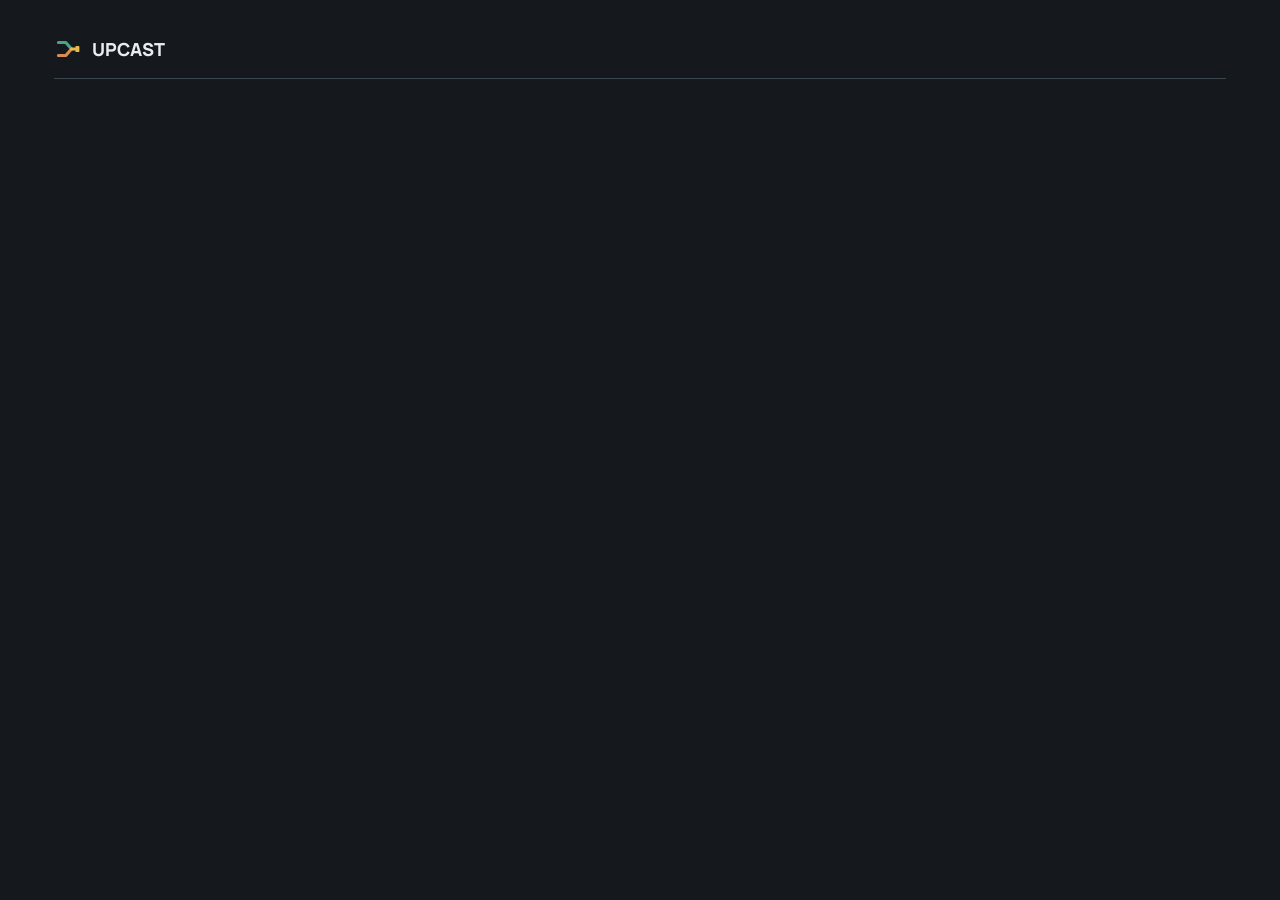
<file: tools/film.html>
<!doctype html>
<html lang="en" data-theme="dark">
<head>
  <meta charset="utf-8">
  <base href="../">
  <link rel="stylesheet" href="assets/motion.css">
  <link rel="stylesheet" href="assets/presentation.css">
  <style>
    @font-face{font-family:Manrope;src:url(assets/manrope-latin.woff2)}
    *{box-sizing:border-box}body{margin:0;background:#15191d;color:#e7edf0;font-family:Manrope,Arial,sans-serif;width:1280px;height:720px;overflow:hidden}
    #film{position:relative;width:1280px;height:720px;padding:35px 54px 100px}
    header{display:flex;justify-content:space-between;align-items:center;border-bottom:1px solid #3b454d;padding-bottom:15px;margin-bottom:27px}
    .brand{font-size:18px;font-weight:800;display:flex;align-items:center;gap:10px}.brand img{width:28px;height:28px}
    #eyebrow{font-size:12px;color:#a7b6be;font-weight:600}h1{font-size:38px;line-height:1.18;font-weight:700;letter-spacing:0;margin:0 0 24px;max-width:1140px}
    #visual{height:415px;position:relative}#visual .motion-canvas{background:transparent;width:100%;height:100%;max-width:1140px;margin:auto}#visual .motion-svg{width:100%;height:100%}
    .motion-canvas::after{display:none}.motion-svg .motion-foot-title{font-size:15px}.motion-svg .motion-small{font-size:13px}
    #subtitle{position:absolute;bottom:31px;left:90px;right:90px;text-align:center;font-size:21px;line-height:1.4;min-height:59px;display:flex;align-items:center;justify-content:center;color:#eef3f5}
    #progress{position:absolute;bottom:0;left:0;height:3px;background:#7dccaf}
    .film-grid{display:grid;grid-template-columns:repeat(3,1fr);gap:22px;padding:7px 0}.film-grid video{display:block;width:100%;aspect-ratio:1;object-fit:contain;background:#20272c}.film-grid figure{margin:0;min-width:0}.film-grid figcaption{font-size:15px;color:#b7c4ca;display:flex;justify-content:space-between;padding-top:12px}.film-grid .ours video{outline:2px solid #7dccaf;outline-offset:4px}.film-grid .ours figcaption{color:#9ee3c4}
    .film-grid small{font-size:12px;color:#aab9c0}.opening{display:grid;grid-template-columns:420px 1fr;gap:55px;align-items:center;height:100%}.opening h2{font-size:78px;line-height:1;margin:0 0 20px;letter-spacing:0}.opening p{font-size:26px;line-height:1.45;margin:0;color:#b4c6cc}.opening video{width:280px;height:280px;object-fit:contain}.montage{display:grid;grid-template-columns:repeat(2,280px);gap:15px}.montage video:last-child{margin-top:60px}.opening .accent{color:#7dccaf}
    .closing-copy h2{font-size:48px;line-height:1.2}.url{font-size:20px!important;color:#9ee3c4!important;margin-top:28px!important}
    .result-grid{display:grid;grid-template-columns:repeat(3,minmax(0,1fr));gap:38px;margin-top:45px}.result{border-top:1px solid #526069;padding-top:17px;min-width:0}.result>span{font-size:16px;color:#b6c4cb}.result>strong{display:block;font-size:42px;color:#9ee3c4;margin:12px 0 22px}.bar-label{display:flex;justify-content:space-between;font-size:14px;margin:12px 0 7px}.bar{height:9px;background:#273139}.bar i{display:block;height:100%;width:calc(var(--value)*var(--reveal));background:#859ca7}.bar.ours i{background:#7dccaf}.result-note{color:#acbcc4;font-size:15px;margin-top:35px}
    .stage-layout{display:grid;grid-template-columns:760px 1fr;gap:44px;align-items:center}.stage-layout h3{font-size:28px;line-height:1.35;margin:0 0 20px}.stage-layout p{color:#b3c1c9;line-height:1.6;font-size:17px}.stage-layout svg{width:100%;overflow:visible}.stage-layout svg text{font-family:Manrope,Arial,sans-serif}
    .geo-layout{display:grid;grid-template-columns:repeat(4,1fr);gap:15px}.geo-layout figure{margin:0}.geo-layout img{width:100%;aspect-ratio:1}.geo-layout figcaption{font-size:14px;color:#b8c5cd;padding-top:10px}.geo-bottom{display:flex;gap:30px;padding-top:25px;font-size:16px;color:#b8c5cd}.geo-bottom strong{color:#9ee3c4}
  </style>
</head>
<body>
<div id="film"><header><div class="brand"><img src="assets/favicon.svg" alt="">UPCAST</div><span id="eyebrow"></span></header><h1 id="title"></h1><div id="visual"></div><div id="subtitle"></div><div id="progress"></div></div>
<script src="assets/storyboard.js"></script>
<script>
  let currentScene, currentIndex, sceneCount;
  const video = (scene, method = 'upcast') => `<video muted playsinline preload="auto" src="assets/media/${scene}-${method}.mp4"></video>`;
  function results() {
    return `<div class="result-grid">${[
      ['FVD ↓','6.9% lower',534.9,497.8,'534.9','497.8'],
      ['JEDi ↓','11.8% lower',4.40,3.88,'4.40','3.88'],
      ['PSNR ↑','+1.50 dB',12.44,13.94,'12.44','13.94']
    ].map(([metric,change,gf,ours,gs,os]) => `<div class="result"><span>${metric}</span><strong>${change}</strong><div class="bar-label"><span>Geometry Forcing</span><b>${gs}</b></div><div class="bar"><i style="--value:${gf/Math.max(gf,ours)*100}%"></i></div><div class="bar-label"><span>UPCAST</span><b>${os}</b></div><div class="bar ours"><i style="--value:${ours/Math.max(gf,ours)*100}%"></i></div></div>`).join('')}</div><p class="result-note">RealEstate10K · 100 matched 64-frame videos · same conditioning and sampling seeds</p>`;
  }
  function stages() {
    const values = [7.88,6.59,6.05,5.90], names = ['Original','Unified space','Consolidation','Refinement'];
    const points = values.map((v,i) => [65+i*205,65+(8-v)*100]);
    return `<div class="stage-layout"><svg viewBox="0 0 760 390"><text x="20" y="28" fill="#b2c2cb" font-size="15">JEDi ↓</text>${[6,7,8].map(v=>`<line x1="50" x2="720" y1="${65+(8-v)*100}" y2="${65+(8-v)*100}" stroke="#36434c"/><text x="22" y="${70+(8-v)*100}" fill="#a5b7c0" font-size="13">${v}</text>`).join('')}<path d="${points.map((p,i)=>(i?'L':'M')+p.join(' ')).join(' ')}" stroke="#7dccaf" stroke-width="3" fill="none" pathLength="1" class="film-curve"/>${points.map(([x,y],i)=>`<g class="film-point" data-at="${i*.8+.7}"><circle cx="${x}" cy="${y}" r="6" fill="#15191d" stroke="#7dccaf" stroke-width="3"/><text x="${x}" y="${y-18}" fill="#9ee3c4" text-anchor="middle" font-size="23">${values[i].toFixed(2)}</text><text x="${x}" y="332" text-anchor="middle" fill="#bdc9d0" font-size="14">${names[i]}</text></g>`).join('')}</svg><div><h3>Every stage.<br>Backbone-only evaluation.</h3><p>25 matched 64-frame rollouts along one checkpoint lineage.</p><p>Visual fidelity and distributional metrics capture different aspects of the changes.</p></div></div>`;
  }
  async function loadScene(scene, index, count) {
    window.sceneReady = false; currentScene=scene; currentIndex=index; sceneCount=count;
    document.querySelector('#title').textContent=scene.key==='opening'?'Learning factorized world transitions.':scene.title;
    document.querySelector('#eyebrow').textContent=scene.eyebrow;
    let content='';
    if (['motivation','factorized','acquire','transfer'].includes(scene.key)) {
      const kind=['motivation','factorized'].includes(scene.key)?'idea':'method';
      const key=scene.key==='motivation'?'alignment':scene.key;
      content=`<div class="motion-canvas">${UpcastMotion.render(kind,key)}</div>`;
    } else if(scene.key==='opening'||scene.key==='closing') {
      content=`<div class="opening ${scene.key==='closing'?'closing-copy':''}"><div><h2>${scene.key==='opening'?'UPCAST<span class="accent">.</span>':'Factorized<br>world transitions.'}</h2><p>${scene.key==='opening'?'Structure and appearance.<br>One video backbone.':'Geometry-aware learning.<br>Backbone-only generation.'}</p>${scene.key==='closing'?'<p class="url">upcast-anon.github.io</p>':''}</div><div class="montage">${video('stairwell')}${video('bathroom')}</div></div>`;
    } else if(scene.key==='rollouts') {
      content=`<div class="film-grid">${[['reference','Reference','Real video'],['upcast','UPCAST','Backbone only'],['geometry-forcing','Geometry Forcing','Baseline']].map(([key,label,note])=>`<figure class="${key==='upcast'?'ours':''}">${video('stairwell',key)}<figcaption>${label}<small>${note}</small></figcaption></figure>`).join('')}</div>`;
    } else if(scene.key==='results') content=results();
    else if(scene.key==='stages') content=stages();
    else if(scene.key==='geometry') content=`<div class="geo-layout">${[['reference-rgb','Reference RGB'],['reference-depth','Sensor depth'],['upcast-depth','UPCAST depth'],['geometry-forcing-depth','Geometry Forcing depth']].map(([key,label])=>`<figure><img src="assets/media/geometry-hallway-${key}-17.jpg"><figcaption>${label}</figcaption></figure>`).join('')}</div><div class="geo-bottom"><span><strong>12 clips</strong> · zero-shot transfer</span><span><strong>0.194</strong> depth AbsRel vs. 0.216</span><span><strong>0.627</strong> F@10cm vs. 0.621</span></div>`;
    document.querySelector('#visual').innerHTML=content;
    document.querySelectorAll('.motion-trace').forEach(path=>path.style.setProperty('--path-length',path.getTotalLength()));
    await Promise.all([...document.querySelectorAll('#visual img, #visual image')].map(async image=>{if(image.decode)await image.decode();}));
    await Promise.all([...document.querySelectorAll('video')].map(v=>new Promise(resolve=>{if(v.readyState>=2)resolve();else v.addEventListener('loadeddata',resolve,{once:true});})));
    window.sceneReady=true;
  }
  async function renderFrame(t,duration,caption) {
    const visual=document.querySelector('#visual');
    visual.style.opacity=Math.min(1,t/.45);
    visual.style.setProperty('--reveal',Math.min(1,Math.max(0,(t-.8)/1.5)));
    document.querySelector('#subtitle').textContent=caption;
    document.querySelector('#progress').style.width=`${(currentIndex+t/duration)/sceneCount*100}%`;
    const animationTime=t*(['acquire','transfer'].includes(currentScene.key)?11:8)/Math.max(1,duration-3);
    visual.getAnimations({subtree:true}).forEach(animation=>{animation.pause();animation.currentTime=animationTime*1000;});
    visual.querySelectorAll('.film-point').forEach(point=>point.style.opacity=Math.min(1,Math.max(0,(t-Number(point.dataset.at))/.4)));
    const line=visual.querySelector('.film-curve');if(line){line.style.strokeDasharray=1;line.style.strokeDashoffset=1-Math.min(1,Math.max(0,(t-.7)/2.4));}
    await Promise.all([...visual.querySelectorAll('video')].map(v=>new Promise(resolve=>{
      const next=Math.floor((t%Math.max(.1,v.duration-.125))*8)/8;
      if(Math.abs(v.currentTime-next)<.005){resolve();return;}
      v.addEventListener('seeked',resolve,{once:true});v.currentTime=next;
    })));
  }
</script>
</body></html>
</file>
<file: assets/site.css>
@font-face{font-family:'Manrope';font-style:normal;font-weight:400 800;font-display:swap;src:url('manrope-latin.woff2') format('woff2')}

:root{--ink:#182923;--ink-soft:#53635e;--green:#25755f;--green-light:#dcece4;--ochre:#e4a63e;--line:#dce4de;--paper:#f8faf8;--white:#fff;--dark:#152521;--dark-2:#1f342d;--font:'Manrope',Arial,sans-serif}
*{box-sizing:border-box}html{scroll-behavior:smooth}body{margin:0;background:var(--paper);color:var(--ink);font-family:var(--font);font-size:16px;-webkit-font-smoothing:antialiased}body:has(dialog[open]){overflow:hidden}button,input{font:inherit}button{cursor:pointer}a{color:inherit;text-decoration:none}img,video{display:block;max-width:100%}h1,h2,h3,p{margin-top:0}h1,h2,h3{letter-spacing:0}h2{font-size:clamp(2.25rem,4.5vw,4.7rem);line-height:1.13;font-weight:800;margin-bottom:0}h3{font-size:1.2rem;line-height:1.3}p{line-height:1.65}.content-width{width:min(100% - 96px,1370px);margin-inline:auto}.icon-defs{position:absolute;width:0;height:0;overflow:hidden}.icon{width:19px;height:19px;fill:none;stroke:currentColor;stroke-width:1.7;stroke-linecap:round;stroke-linejoin:round;flex:none}.eyebrow{display:flex;align-items:center;gap:13px;margin:0 0 22px;font-size:11px;font-weight:800;letter-spacing:.15em;text-transform:uppercase;color:var(--green)}.eyebrow-line{width:26px;height:2px;background:currentColor;display:block}.section{padding:110px 0;scroll-margin-top:74px}.section-heading{margin-bottom:46px}.section-heading>p{font-size:1.06rem;color:var(--ink-soft);max-width:620px;margin:17px 0 0}.two-column-heading{display:grid;grid-template-columns:minmax(0,1.3fr) minmax(340px,.7fr);align-items:end;gap:60px}.two-column-heading>p{margin:0 0 5px;max-width:440px}.icon-button{display:grid;place-items:center;border:0;background:transparent;color:inherit;width:42px;height:42px}.icon-button:focus-visible,.button:focus-visible,button:focus-visible,a:focus-visible,input:focus-visible{outline:3px solid var(--ochre);outline-offset:3px}.button{display:inline-flex;align-items:center;justify-content:center;gap:11px;min-height:50px;padding:0 22px;font-weight:800;font-size:13px;border:1px solid transparent;transition:transform .2s,background .2s,color .2s}.button:hover{transform:translateY(-2px)}.button-light{background:#f4f8f4;color:#1c332b}.button-outline{border-color:rgba(255,255,255,.55);color:#fff;background:rgba(255,255,255,.05)}.button-outline:hover{background:rgba(255,255,255,.16)}

.site-header{height:72px;padding:0 max(48px,calc((100vw - 1370px)/2));position:absolute;z-index:10;left:0;right:0;top:0;display:flex;align-items:center;justify-content:space-between;color:#fff;border-bottom:1px solid rgba(255,255,255,.25)}.brand{display:inline-flex;align-items:center;gap:10px;font-weight:800;letter-spacing:.04em;font-size:17px}.brand-mark{display:flex;align-items:flex-end;gap:3px;width:23px;height:23px;transform:skewY(-14deg)}.brand-mark span{display:block;background:#86e2af;width:6px}.brand-mark span:nth-child(1){height:12px}.brand-mark span:nth-child(2){height:21px}.brand-mark span:nth-child(3){height:16px}.desktop-nav{display:flex;gap:27px;align-items:center}.desktop-nav a,.header-paper{font-size:12px;font-weight:700;opacity:.9;transition:opacity .2s}.desktop-nav a:hover,.header-paper:hover{opacity:1}.header-paper{display:flex;align-items:center;gap:7px}.header-paper .icon{width:15px;height:15px}.menu-toggle,.mobile-nav{display:none}

.hero{height:min(790px,88svh);min-height:620px;position:relative;color:white;background:#152521;overflow:hidden}.hero-video,.hero-wash{position:absolute;inset:0;width:100%;height:100%}.hero-video{object-fit:cover;filter:saturate(.85) brightness(.85)}.hero-wash{background:linear-gradient(90deg,rgba(8,25,23,.93) 0%,rgba(8,25,23,.81) 32%,rgba(8,25,23,.38) 70%,rgba(8,25,23,.24)),linear-gradient(0deg,rgba(5,20,17,.64),transparent 35%)}.hero-inner{position:relative;z-index:1;padding-top:clamp(170px,22vh,235px)}.hero-eyebrow{color:#a7e6c2}.hero h1{font-size:clamp(5rem,12vw,10.5rem);line-height:.95;font-weight:800;letter-spacing:0;margin:0 0 25px}.hero-period{color:#9bdcaa}.hero-subtitle{font-size:clamp(1.3rem,2.3vw,2.15rem);font-weight:700;line-height:1.32;max-width:675px;margin:0 0 17px}.hero-summary{max-width:620px;color:#dcebe1;font-size:1.03rem;margin:0}.hero-links{display:flex;gap:12px;margin-top:32px}.hero-bottom{position:absolute;left:0;right:0;bottom:29px;z-index:1;display:flex;align-items:center;justify-content:space-between;color:#d7e4d9;font-size:10px;font-weight:800;letter-spacing:.14em}.hero-bottom a{border:1px solid rgba(255,255,255,.38);display:grid;place-items:center;width:36px;height:36px;border-radius:50%;transition:transform .2s}.hero-bottom a:hover{transform:translateY(4px)}.hero-bottom .icon{width:17px;height:17px}

.metrics-band{background:#e8f1eb;border-bottom:1px solid #cfded3}.metrics-grid{display:grid;grid-template-columns:repeat(4,1fr)}.metric{padding:31px 28px 29px;border-right:1px solid #cadbd0;display:flex;flex-direction:column;min-height:142px}.metric:first-child{padding-left:0}.metric:last-child{border:0}.metric strong{font-size:clamp(2rem,3vw,3rem);font-weight:800;line-height:1.1;color:#1b634d}.metric .percent{font-size:.56em}.metric span:not(.percent){font-size:13px;font-weight:800;margin-top:3px}.metric em{font-style:normal;color:#3b8e6c}.metric small{font-size:11px;color:#63746b;margin-top:3px}

.idea-section{background:var(--white)}.idea-figure{margin-top:10px}.figure-shell{border:1px solid var(--line);background:#fff}.figure-shell>img{width:100%;height:auto}.figure-foot{height:45px;padding:0 12px 0 18px;display:flex;align-items:center;justify-content:space-between;border-top:1px solid var(--line);color:#6d8176;font-size:10px;font-weight:800;letter-spacing:.12em}.figure-expand{height:36px;width:36px;color:#345e50}.figure-expand:hover{background:#eaf3eb}.idea-steps{display:grid;grid-template-columns:repeat(3,1fr);gap:42px;margin-top:50px}.idea-steps article{border-top:1px solid #c7d5cc;padding-top:17px}.step-index{font-size:12px;font-weight:800;color:var(--green)}.idea-steps h3{margin:17px 0 8px}.idea-steps p{font-size:13px;color:var(--ink-soft);margin:0;max-width:330px}

.explorer-section{background:#f1f5f1}.explore-options{display:flex;align-items:center;justify-content:space-between;gap:15px;margin-bottom:18px}.scene-picks{display:flex;gap:12px;min-width:0}.scene-pick{border:1px solid #d1ded4;display:flex;align-items:center;gap:10px;padding:5px 17px 5px 5px;background:#fff;color:#486258;font-size:12px;font-weight:800;min-height:58px;transition:border-color .2s,background .2s}.scene-pick img{width:58px;height:46px;object-fit:cover}.scene-pick.active{border-color:var(--green);background:#e2f0e7;color:#15523e}.scene-pick:hover{border-color:var(--green)}.baseline-choice{display:flex;align-items:center;gap:10px;color:#6e8174;font-size:11px;font-weight:800;white-space:nowrap}.baseline-choice select{appearance:auto;background:#fff;border:1px solid #cadbce;color:#254f3d;padding:10px 11px;font-size:11px;font-weight:800;max-width:155px}.compare-grid{display:grid;grid-template-columns:repeat(3,minmax(0,1fr));gap:15px}.compare-item{min-width:0}.video-frame{aspect-ratio:1;background:#dbe6dd;overflow:hidden}.video-frame video{width:100%;height:100%;object-fit:cover}.is-ours .video-frame{outline:3px solid #83c59e;outline-offset:-3px}.video-label{display:flex;align-items:baseline;justify-content:space-between;padding-top:12px;font-size:15px;font-weight:800}.video-label small{font-size:11px;font-weight:700;color:#80938a}.is-ours .video-label span{color:var(--green)}.player-controls{display:flex;align-items:center;gap:14px;border-top:1px solid #cbd9ce;margin-top:24px;padding:16px 0 0}.player-button{width:40px;height:40px;border:1px solid var(--green);border-radius:50%;color:var(--green);flex:none}.player-button .icon{width:17px;height:17px}.frame-count,.player-duration{font-size:11px;font-weight:800;letter-spacing:.07em;white-space:nowrap;font-variant-numeric:tabular-nums}.player-duration{color:#7b8c80}input[type=range]{appearance:none;-webkit-appearance:none;background:transparent;min-width:0;cursor:pointer}input[type=range]::-webkit-slider-runnable-track{height:4px;border-radius:4px;background:#c4d6c9}input[type=range]::-moz-range-track{height:4px;border-radius:4px;background:#c4d6c9}input[type=range]::-webkit-slider-thumb{-webkit-appearance:none;width:15px;height:15px;background:#24775b;border:3px solid #f7faf7;border-radius:50%;margin-top:-6px;box-shadow:0 0 0 1px #24775b}input[type=range]::-moz-range-thumb{width:11px;height:11px;background:#24775b;border:3px solid #f7faf7;border-radius:50%;box-shadow:0 0 0 1px #24775b}#compareSeek,#horizonSeek{flex:1}

.factor-section{background:#fff}.factor-layout{display:grid;grid-template-columns:minmax(290px,.72fr) minmax(0,1.28fr);gap:8%;align-items:center}.factor-copy>p:not(.eyebrow){color:var(--ink-soft);max-width:440px;margin:23px 0 0}.mode-tabs{display:flex;gap:2px;border-bottom:1px solid #c7d6cb;margin-top:37px}.mode-tab{background:transparent;border:0;border-bottom:3px solid transparent;padding:10px 14px;color:#61776b;font-size:12px;font-weight:800}.mode-tab:first-child{padding-left:0}.mode-tab.active{color:#236f54;border-color:#26986b}.mode-description{font-size:13px;min-height:72px;padding-top:16px;color:#60736a;line-height:1.6}.factor-stat{display:flex;align-items:center;gap:16px;border-top:1px solid #d9e3da;padding-top:16px;margin-top:15px}.factor-stat strong{font-size:2.3rem;color:var(--green);line-height:1}.factor-stat span{max-width:240px;font-size:11px;font-weight:700;color:#687e72;line-height:1.5}.factor-stage{position:relative;aspect-ratio:1.4;background:#233e39;overflow:hidden}.factor-stage video{position:absolute;inset:0;width:100%;height:100%;object-fit:cover}.factor-rgb{clip-path:inset(0 0 0 50%)}.factor-stage[data-mode=physical] .factor-rgb{clip-path:inset(0 0 0 100%)}.factor-stage[data-mode=appearance] .factor-rgb{clip-path:inset(0 0 0 0)}.factor-divider{position:absolute;left:50%;top:0;bottom:0;width:2px;background:white;box-shadow:0 0 14px #123;pointer-events:none}.factor-divider span{position:absolute;top:50%;left:50%;width:32px;height:32px;transform:translate(-50%,-50%);border:2px solid #fff;background:rgba(19,39,35,.55);border-radius:50%}.factor-divider span:before,.factor-divider span:after{content:"";position:absolute;top:9px;width:7px;height:7px;border-left:1px solid #fff;border-bottom:1px solid #fff;transform:rotate(45deg)}.factor-divider span:before{left:8px}.factor-divider span:after{right:8px;transform:rotate(225deg)}.factor-stage[data-mode=physical] .factor-divider,.factor-stage[data-mode=appearance] .factor-divider{display:none}.stage-tag{position:absolute;bottom:16px;padding:7px 10px;background:rgba(14,35,31,.8);color:white;font-size:10px;font-weight:800;letter-spacing:.1em}.tag-left{left:16px}.tag-right{right:16px}.factor-stage[data-mode=physical] .tag-right,.factor-stage[data-mode=appearance] .tag-left{display:none}.factor-split{width:100%;margin:18px 0 9px}.factor-split:disabled{opacity:.32;cursor:not-allowed}.visual-note{font-size:11px;color:#71847a;margin:0;line-height:1.55}

.horizon-section{background:#19302a;color:#f1f6f1}.horizon-section .eyebrow{color:#91d3ad}.horizon-section .section-heading>p{color:#b4c9b9}.horizon-topline{display:flex;justify-content:space-between;padding:0 0 10px;color:#a9bea9;font-size:10px;font-weight:800;letter-spacing:.12em}.horizon-videos{display:grid;grid-template-columns:repeat(2,1fr);gap:14px}.horizon-videos>div{position:relative;aspect-ratio:1.52;overflow:hidden;background:#263e37}.horizon-videos video{height:100%;width:100%;object-fit:cover}.horizon-videos span{position:absolute;top:14px;left:14px;color:white;background:rgba(12,31,27,.8);font-size:11px;font-weight:800;letter-spacing:.08em;padding:7px 10px}.horizon-controls{border-color:#416052;margin-top:16px}.horizon-controls .player-button{border-color:#a8ddb6;color:#a8ddb6}.horizon-controls .player-duration{color:#99afa1}.horizon-controls input[type=range]::-webkit-slider-runnable-track{background:#587364}.horizon-controls input[type=range]::-moz-range-track{background:#587364}.drift-panel{margin-top:62px;border-top:1px solid #456457;padding-top:27px}.drift-heading{display:flex;justify-content:space-between;align-items:start;gap:30px}.drift-heading h3{font-size:1.45rem;margin:0 0 4px}.drift-heading p{font-size:12px;color:#a8bbaa;margin:0}.drift-switch{display:flex;border:1px solid #526d5c}.drift-switch button{background:transparent;border:0;padding:8px 14px;color:#bfd0c1;font-size:11px;font-weight:800;white-space:nowrap}.drift-switch button.active{background:#dcedde;color:#1f503c}.drift-switch small{font-weight:600;margin-left:4px}.chart-wrap{height:258px;margin-top:22px}.chart-wrap svg{display:block;width:100%;height:100%;overflow:visible}.chart-legend{display:flex;align-items:center;gap:24px;font-size:11px;font-weight:700;color:#d6e5d7}.chart-legend>span{display:inline-flex;align-items:center;gap:7px}.legend-line{display:block;width:23px;height:3px}.legend-line.ours{background:#8edcad}.legend-line.gf{background:#e6ad71}.chart-note{margin-left:auto;color:#9eb1a2}

.geometry-section{background:#f6f9f6}.geometry-layout{display:grid;grid-template-columns:minmax(0,1.35fr) minmax(320px,.65fr);gap:55px;align-items:start}.geometry-player{min-width:0}.geometry-toolbar{display:flex;justify-content:space-between;align-items:center;min-height:45px;border-top:1px solid #ccdacf;color:#6e8174;font-size:10px;font-weight:800;letter-spacing:.1em;gap:10px}.geometry-toggle{display:flex;gap:2px;letter-spacing:0}.geometry-toggle button{border:0;background:transparent;padding:8px 11px;font-size:11px;font-weight:800;color:#587162}.geometry-toggle button.active{background:#e1eee5;color:#1b6f50}.geometry-videos{display:grid;grid-template-columns:repeat(2,1fr);gap:12px}.geometry-videos>div{position:relative;aspect-ratio:1;overflow:hidden;background:#dce6df}.geometry-videos video{height:100%;width:100%;object-fit:cover}.geometry-videos span{position:absolute;bottom:10px;left:10px;background:#15352bc9;color:#fff;padding:6px 9px;font-size:10px;font-weight:800}.geometry-player .visual-note{margin-top:11px}.geometry-metrics{border-top:2px solid #255f4d;padding-top:16px}.geometry-metrics h3{font-size:1.3rem;margin-bottom:5px}.geometry-metrics>p:not(.geometry-takeaway){font-size:11px;color:#819389;margin:0 0 20px}.geo-metric{display:grid;grid-template-columns:1fr 72px 72px;gap:10px;align-items:center;border-top:1px solid #d9e5dc;padding:12px 0}.geo-metric>span{font-size:12px;font-weight:800}.geo-metric em{font-style:normal;color:#52866c}.geo-metric div{display:flex;flex-direction:column}.geo-metric strong{font-size:17px;font-variant-numeric:tabular-nums}.geo-metric div:nth-child(2) strong{color:#1f805c}.geo-metric small{font-size:9px;font-weight:800;color:#95a399}.geometry-takeaway{font-size:12px;line-height:1.5;font-weight:700;color:#4f6f5d;border-top:1px solid #d9e5dc;padding-top:17px;margin:0}

.method-section{background:#fff}.method-figure{margin-top:32px}.process-flow{display:grid;grid-template-columns:repeat(3,1fr);gap:0;border-top:1px solid #c8d8ce;border-bottom:1px solid #c8d8ce}.process-step{min-width:0;padding:18px 30px 21px;border-right:1px solid #dbe5dd;display:flex;flex-direction:column}.process-step:first-child{padding-left:0}.process-step:last-child{border:0}.process-number{font-size:10px;color:#397c5b;font-weight:800;letter-spacing:.1em}.process-glyph{height:62px;display:flex;align-items:center;gap:6px}.process-glyph i{display:block;width:20px;height:20px;background:#d9ece0;border:1px solid #5d9c79;animation:glyphPulse 3.2s ease-in-out infinite}.glyph-acquire i:nth-child(2n){background:#ecdfc8;border-color:#d9a66e;animation-delay:.35s}.glyph-acquire i:nth-child(3n){animation-delay:.7s}.glyph-transfer i{width:27px;height:16px;background:#e7e5f3;border-color:#8b7eaa;transform:skewY(-10deg)}.glyph-transfer i:nth-child(2){animation-delay:.25s}.glyph-transfer i:nth-child(3){animation-delay:.5s}.glyph-transfer i:nth-child(4){animation-delay:.75s}.glyph-transfer i:nth-child(5){animation-delay:1s}.glyph-generate i{width:20px;height:22px;background:#dbe9f2;border-color:#6d91a5;animation-delay:.2s}.glyph-generate i:nth-child(2){height:15px;animation-delay:.45s}.glyph-generate i:nth-child(3){height:11px;animation-delay:.7s}.glyph-generate i:nth-child(4){height:15px;animation-delay:.95s}.glyph-generate i:nth-child(5){animation-delay:1.2s}.process-step strong{font-size:13px;margin-bottom:3px}.process-step small{font-size:11px;color:#718478;line-height:1.45}@keyframes glyphPulse{0%,72%,100%{opacity:.65}35%{opacity:1;filter:brightness(1.1)}}.results-section{background:#eaf2ec}.results-table-wrap{overflow:auto;border-top:2px solid #285f49}.results-table{width:100%;border-collapse:collapse;text-align:right;min-width:610px;font-variant-numeric:tabular-nums}.results-table caption{text-align:left;font-size:11px;color:#687d70;font-weight:800;letter-spacing:.09em;text-transform:uppercase;padding:18px 0 5px}.results-table th:first-child,.results-table td:first-child{text-align:left}.results-table thead{border-bottom:1px solid #bdcec2}.results-table thead th{font-size:11px;color:#607568;text-transform:uppercase;letter-spacing:.06em;padding:14px 12px}.results-table thead th:first-child{padding-left:0}.results-table tbody tr{border-bottom:1px solid #cbdace}.results-table tbody th,.results-table tbody td{padding:15px 12px;font-size:13px}.results-table tbody th{font-weight:700;padding-left:0}.results-table tbody tr.ours-row{background:#d6eadc;color:#174b37}.results-table tbody tr.ours-row th{padding-left:12px;font-weight:800}.results-note{font-size:11px;color:#697c6e;margin:16px 0 0}.closing{background:#1d4838;color:#fff;padding:92px 0 105px}.closing .eyebrow{color:#a0ddb3}.closing h2{font-size:clamp(2.5rem,5vw,5.5rem);margin:0 0 34px}.closing h2 em{font-style:normal;color:#bce6ad}.site-footer{background:#11251b;color:#e9f5e9;padding:35px 0}.site-footer .content-width{display:flex;align-items:center;gap:35px}.site-footer p{font-size:11px;color:#a8c4ac;margin:0;flex:1}.site-footer a:last-child{font-size:11px;font-weight:800}.figure-dialog{width:min(96vw,1640px);max-height:93svh;border:0;padding:32px;background:#fff;box-shadow:0 30px 80px #0007}.figure-dialog::backdrop{background:rgba(3,16,12,.8)}.figure-dialog img{max-width:100%;max-height:calc(93svh - 64px);object-fit:contain;margin:auto}.dialog-close{position:absolute;right:3px;top:3px;z-index:2;background:#eff4ef}

@media(max-width:1050px){.desktop-nav{gap:14px}.desktop-nav a{font-size:11px}.content-width{width:min(100% - 64px,1370px)}.site-header{padding-inline:32px}.geometry-layout{gap:30px}.factor-layout{gap:5%}.explore-options{align-items:flex-start;flex-direction:column}}
@media(max-width:760px){.content-width{width:min(100% - 38px,1370px)}.site-header{height:62px;padding:0 19px}.desktop-nav,.header-paper{display:none}.menu-toggle{display:grid}.mobile-nav{display:flex;position:absolute;top:62px;left:0;right:0;z-index:12;background:#18392d;color:#fff;flex-direction:column;padding:8px 19px 20px;box-shadow:0 15px 24px #0004}.mobile-nav[hidden]{display:none}.mobile-nav a{padding:12px 0;border-bottom:1px solid #ffffff23;font-size:13px;font-weight:700}.hero{min-height:610px;height:80svh;max-height:760px}.hero-video{object-position:center}.hero-wash{background:linear-gradient(90deg,rgba(7,25,22,.9),rgba(7,25,22,.46)),linear-gradient(0deg,rgba(7,25,22,.65),transparent 40%)}.hero-inner{padding-top:170px}.hero h1{font-size:clamp(4.6rem,18vw,8rem)}.hero-subtitle{font-size:1.35rem}.hero-summary{font-size:.9rem}.hero-bottom{font-size:9px;bottom:20px}.hero-bottom span:last-child{display:none}.metrics-grid{grid-template-columns:repeat(2,1fr)}.metric{min-height:120px;padding:19px 16px;border-bottom:1px solid #cadbd0}.metric:nth-child(odd){padding-left:0}.metric:nth-child(even){border-right:0}.metric:nth-child(n+3){border-bottom:0}.section{padding:73px 0}.section-heading{margin-bottom:31px}.section-heading>p{font-size:.9rem}.two-column-heading{grid-template-columns:1fr;gap:15px}.two-column-heading>p{max-width:660px}.idea-steps{gap:17px}.factor-layout,.geometry-layout{grid-template-columns:1fr;gap:28px}.factor-copy>p:not(.eyebrow){margin-top:17px}.factor-stat{max-width:440px}.factor-stage{aspect-ratio:1.55}.geometry-metrics{margin-top:13px}.drift-heading{flex-wrap:wrap}.closing{padding:68px 0}.site-footer .content-width{flex-wrap:wrap;gap:13px}.site-footer p{order:3;flex-basis:100%}}
@media(max-width:560px){.hero{min-height:600px}.hero-inner{padding-top:166px}.hero-links{flex-direction:column;align-items:flex-start;gap:9px}.hero .button{min-height:46px}.hero-bottom span:first-child{font-size:8px}.metric strong{font-size:2rem}.metric span:not(.percent){font-size:11px}.metric small{font-size:9px}.eyebrow{font-size:9px;margin-bottom:17px}.idea-steps{grid-template-columns:1fr;gap:22px;margin-top:33px}.idea-steps article{padding-top:12px}.idea-steps h3{margin:7px 0 4px}.scene-picks{gap:7px;overflow:auto;padding-bottom:3px}.scene-pick{flex:1;white-space:nowrap;padding:5px 10px 5px 5px;font-size:10px;min-height:45px}.scene-pick img{width:34px;height:33px}.compare-grid{gap:7px}.video-label{display:block;font-size:10px;padding-top:7px}.video-label small{display:block;font-size:8px}.player-controls{gap:9px;margin-top:16px}.player-duration{display:none}.frame-count{font-size:9px}.player-button{width:35px;height:35px}.factor-stage{aspect-ratio:1.1}.factor-stat strong{font-size:2rem}.horizon-topline{font-size:8px}.horizon-videos{gap:7px}.horizon-videos>div{aspect-ratio:1.05}.horizon-videos span{font-size:8px;top:7px;left:7px;padding:5px 6px}.drift-panel{margin-top:40px}.drift-heading h3{font-size:1.2rem}.drift-heading p{font-size:10px}.chart-wrap{height:220px}.chart-legend{font-size:9px;gap:13px}.chart-note{display:none}.geometry-toolbar{flex-direction:column;align-items:flex-start;padding:10px 0;gap:5px}.geometry-videos{gap:7px}.geometry-videos span{font-size:8px}.geo-metric{grid-template-columns:1fr 62px 62px}.process-flow{grid-template-columns:1fr}.process-step{padding:12px 0;border-right:0;border-bottom:1px solid #dbe5dd}.process-step:last-child{border:0}.process-glyph{height:44px}.results-table tbody th,.results-table tbody td{font-size:11px}.figure-dialog{padding:26px 8px 8px}.closing h2{font-size:2.45rem}}
@media(prefers-reduced-motion:reduce){html{scroll-behavior:auto}*,*::before,*::after{animation-duration:.01ms!important;transition-duration:.01ms!important}.hero-video{display:none}}

.teacher-strip{margin-top:80px;border-top:1px solid #ceddd0}.teacher-heading{display:flex;align-items:baseline;justify-content:space-between;gap:20px;padding:20px 0 17px}.teacher-heading span{font-size:10px;font-weight:800;letter-spacing:.11em;color:#367455}.teacher-heading p{margin:0;color:#7a8d7f;font-size:11px}.teacher-grid{display:grid;grid-template-columns:repeat(3,1fr);border-top:1px solid #e2eae3;border-bottom:1px solid #e2eae3}.teacher-item{display:grid;grid-template-columns:82px 1fr;grid-template-rows:auto auto;column-gap:10px;align-items:center;padding:16px 22px;border-right:1px solid #e2eae3}.teacher-item:first-child{padding-left:0}.teacher-item:last-child{border:0}.teacher-item strong{font-size:14px;align-self:end}.teacher-item>span{font-size:10px;color:#798a7d;align-self:start}.teacher-glyph{grid-row:span 2;height:54px;display:flex;align-items:center;gap:3px}.teacher-glyph i{display:block;width:15px;height:15px;border:1px solid #4a9d78;background:#d9eee3;animation:glyphPulse 3s ease-in-out infinite}.teacher-glyph i:nth-child(2){animation-delay:.25s}.teacher-glyph i:nth-child(3){animation-delay:.5s}.teacher-glyph i:nth-child(4){animation-delay:.75s}.dino-glyph i{border-color:#c08754;background:#f4e1ce;border-radius:50%}.dino-glyph i:nth-child(2){height:22px}.dino-glyph i:nth-child(3){height:10px}.vjepa-glyph i{border-color:#6885ab;background:#dbe5f3;height:26px;width:12px}.vjepa-glyph i:nth-child(2){height:17px}.vjepa-glyph i:nth-child(3){height:12px}.vjepa-glyph i:nth-child(4){height:21px}
.horizon-showcase{display:grid;grid-template-columns:1fr 1fr;gap:12px;height:clamp(380px,46vw,660px)}.horizon-video{position:relative;background:#142921;min-width:0;min-height:0;overflow:hidden}.horizon-video video{width:100%;height:100%;object-fit:cover}.horizon-video span{position:absolute;left:13px;top:13px;background:#122b26d9;color:#fff;padding:7px 10px;font-size:10px;font-weight:800;letter-spacing:.07em}.horizon-frames{display:grid;grid-template-columns:repeat(2,minmax(0,1fr));grid-template-rows:repeat(3,minmax(0,1fr));gap:9px;min-width:0;min-height:0;overflow:hidden}.horizon-frames>div{position:relative;min-width:0;min-height:0;overflow:hidden;background:#283f34}.horizon-frames>div:last-child{grid-column:span 2}.horizon-frames img{position:absolute;inset:0;width:100%;height:100%;object-fit:cover}.horizon-frames span{position:absolute;bottom:8px;left:9px;background:#132c23c9;color:#e7f0e5;padding:5px 7px;font-size:10px;font-weight:800}
@media(max-width:920px){.teacher-item{grid-template-columns:58px 1fr;padding-inline:10px}.teacher-glyph i{width:11px;height:11px}.teacher-item strong{font-size:11px}.teacher-item>span{font-size:9px}}
@media(max-width:360px){.hero h1{font-size:4.25rem}.hero-links{flex-direction:row;gap:6px}.hero .button{padding:0 9px;font-size:10px;min-height:43px;gap:5px}.hero .button .icon{width:14px;height:14px}}
@media(max-width:560px){.compare-grid{display:flex;overflow-x:auto;scroll-snap-type:x mandatory;gap:10px;padding-bottom:8px}.compare-item{flex:0 0 70%;scroll-snap-align:start}.compare-item.is-ours{order:-1}.video-label{display:flex;font-size:12px}.video-label small{display:inline;font-size:9px}.teacher-strip{margin-top:48px}.teacher-heading{display:block}.teacher-heading p{margin:6px 0 0}.teacher-grid{grid-template-columns:1fr}.teacher-item{border-right:0;border-bottom:1px solid #e2eae3;padding:9px 0;grid-template-columns:60px 1fr}.teacher-item:last-child{border:0}.teacher-glyph{height:42px}.horizon-showcase{display:block;height:auto}.horizon-video{aspect-ratio:1}.horizon-frames{display:flex;overflow-x:auto;gap:6px;height:auto;margin-top:7px}.horizon-frames>div{flex:0 0 21%;aspect-ratio:1}.horizon-frames>div:last-child{grid-column:auto}.horizon-frames span{font-size:8px;left:4px;bottom:4px;padding:3px 4px}}

/* Project-page presentation: the paper figures remain available without making
   dense print diagrams carry the primary on-screen explanation. */
:root{--ink:#243139;--ink-soft:#57696f;--green:#25745d;--line:#d3dedb;--paper:#f7f9fa;--dark:#172a2e}
h2{font-size:3.65rem;line-height:1.12}
.site-header{top:16px;height:auto;padding:0;border:0;background:transparent}
.header-inner{min-height:66px;display:flex;align-items:center;justify-content:space-between;gap:30px;padding:0 25px;background:rgba(19,34,37,.94);border:1px solid rgba(225,242,232,.24);box-shadow:0 12px 35px #081a1b30}
.site-header .brand{font-size:18px;letter-spacing:0}
.brand-mark{display:block;width:27px;height:27px;flex:none;overflow:visible;transform:none}
.brand-mark path:first-child{stroke:#68c5a1}
.brand-mark path:nth-child(2){stroke:#e5a36b}
.brand-mark path:nth-child(3){stroke:#e5ba55}
.brand-mark rect{fill:#e5ba55}
.desktop-nav{gap:35px}
.desktop-nav a{font-size:13px;font-weight:700;color:#e8f1ed;opacity:1}
.desktop-nav a:hover{color:#a2e2ba}
.hero{height:min(770px,87svh);min-height:625px}
.hero-video{object-position:center 54%;filter:saturate(.87) brightness(.77)}
.hero-wash{background:linear-gradient(90deg,rgba(9,24,27,.95),rgba(10,26,28,.7) 44%,rgba(12,28,30,.35) 75%,rgba(12,28,30,.27)),linear-gradient(0deg,#0d2327b8,transparent 33%)}
.hero-inner{padding-top:205px}
.hero h1{font-size:8.4rem;margin-bottom:24px}
.hero-subtitle{font-size:1.95rem;max-width:690px}
.hero-summary{font-size:1.03rem;max-width:650px}
.hero-bottom{bottom:26px}
.metrics-band{background:#edf2f3}
.metric{min-height:128px}
.metric strong{font-size:2.55rem}
.metric:nth-child(3) strong{color:#486d90}
.section{padding:102px 0}
.section-heading{margin-bottom:41px}
.section-heading>p{font-size:1rem}
.two-column-heading{grid-template-columns:minmax(0,1.25fr) minmax(320px,.75fr)}
.figure-shell{border-color:#dbe3df}
.figure-shell>img{width:100%;height:auto;display:block}
.paper-figure{margin-top:25px;border-top:1px solid #d4dfd9;border-bottom:1px solid #d4dfd9}
.paper-figure summary{list-style:none;display:flex;align-items:center;justify-content:space-between;padding:16px 2px;cursor:pointer;color:#386452;font-size:12px;font-weight:800}
.paper-figure summary::-webkit-details-marker{display:none}
.paper-figure summary .icon{width:17px;height:17px;transition:transform .2s}
.paper-figure[open] summary .icon{transform:rotate(180deg)}
.paper-figure .figure-shell{margin:0 0 16px}
.idea-tabs{display:grid;grid-template-columns:repeat(3,1fr);border-top:1px solid var(--line);border-bottom:1px solid var(--line)}
.idea-tabs button{border:0;border-right:1px solid var(--line);background:transparent;color:#5b6c6d;text-align:left;padding:18px 16px;font-size:13px;font-weight:800;min-height:64px}
.idea-tabs button:first-child{padding-left:0}
.idea-tabs button:last-child{border-right:0}
.idea-tabs button span{color:#91aaa3;margin-right:14px;font-size:11px}
.idea-tabs button.active{color:#1a7054;box-shadow:inset 0 -3px #3a9d75;background:#f5faf6}
.idea-tabs button.active span{color:#1a7054}
.idea-panel{display:grid;grid-template-columns:minmax(0,1.12fr) minmax(300px,.88fr);gap:5%;align-items:center;min-height:555px;border-bottom:1px solid var(--line)}
.idea-panel-art{height:525px;display:grid;place-items:center;overflow:hidden}
.idea-panel-art img{width:100%;height:100%;object-fit:contain}
.idea-panel-copy{padding:35px 25px 35px 0}
.idea-panel-copy>span{font-size:11px;letter-spacing:.11em;color:#45806b;font-weight:800}
.idea-panel-copy h3{font-size:2.1rem;line-height:1.18;margin:18px 0}
.idea-panel-copy p{font-size:1rem;color:var(--ink-soft);max-width:460px}
.idea-panel-key{margin-top:28px;border-left:3px solid #d6aa55;padding-left:14px;color:#566872;font-size:12px;font-weight:800}
.scene-picks{margin-bottom:14px}
.scene-pick{min-width:176px}
.video-frame{cursor:ew-resize;touch-action:pan-y}
.temporal-block{background:#1d3238;color:#f3f7f3;margin-top:90px;padding:38px 42px 33px}
.temporal-heading{display:grid;grid-template-columns:1fr minmax(250px,440px);gap:35px;align-items:end;margin-bottom:23px}
.temporal-heading .eyebrow{color:#97d7ae;margin-bottom:13px}
.temporal-heading h3{font-size:1.85rem;margin:0}
.temporal-heading>p{font-size:12px;color:#c1d2ca;margin:0}
.timeline-strip{display:grid;grid-template-columns:repeat(5,minmax(0,1fr));gap:9px}
.timeline-strip figure{margin:0;position:relative;min-width:0;aspect-ratio:1.18;overflow:hidden;background:#223f40}
.timeline-strip img{width:100%;height:100%;object-fit:cover}
.timeline-strip figcaption{position:absolute;left:8px;bottom:8px;background:#122a2ace;color:#fff;padding:4px 7px;font-size:10px;font-weight:800}
.temporal-block .chart-wrap{height:225px;margin-top:32px}
.temporal-block .chart-legend{margin-top:7px}
.method-section{background:#f6f8f7}
.method-tabs{display:grid;grid-template-columns:repeat(3,1fr);border-top:1px solid #c9d9d3;border-bottom:1px solid #c9d9d3}
.method-tabs button{display:grid;grid-template-columns:40px 1fr;grid-template-rows:auto auto;align-content:center;text-align:left;min-height:88px;padding:12px 26px;border:0;border-right:1px solid #d5e1db;background:transparent;color:#65767b}
.method-tabs button:first-child{padding-left:0}
.method-tabs button:last-child{border:0}
.method-tabs button.active{background:#e6f1e9;color:#246a52;box-shadow:inset 0 -3px #2f936b}
.method-tabs button span{grid-row:span 2;align-self:center;color:#6a9a86;font-size:12px;font-weight:800}
.method-tabs button strong{font-size:15px}
.method-tabs button small{font-size:11px;color:#81918e}
.method-stage{min-height:580px}
.method-panel[hidden]{display:none}
.method-panel-heading{display:grid;grid-template-columns:1fr minmax(260px,.7fr);align-items:end;gap:44px;margin:35px 0 30px}
.method-panel-heading span,.diagram-output>span,.feature-sources>span,.transfer-block>span,.transfer-codes>div span,.deploy-model>span,.deploy-input>span,.deploy-output>span{font-size:10px;letter-spacing:.1em;font-weight:800;color:#547869}
.method-panel-heading h3{font-size:1.95rem;max-width:600px;margin:9px 0 0}
.method-panel-heading p{margin:0;color:var(--ink-soft);font-size:13px}
.acquire-diagram{display:grid;grid-template-columns:200px minmax(0,1fr) 170px;align-items:stretch;gap:24px;min-height:335px}
.diagram-pair{display:flex;flex-direction:column;justify-content:center;align-items:center;border-right:1px solid #cbd9d7;padding-right:20px;text-align:center}
.pair-frames{display:flex;gap:7px;margin-bottom:17px}
.pair-frames figure{margin:0;width:74px}
.pair-frames img{width:74px;height:74px;object-fit:cover;border:1px solid #c6d8d2}
.pair-frames figcaption{font-family:Georgia,serif;font-style:italic;font-size:16px;color:#4f6865;margin-top:4px}
.diagram-pair strong{font-size:13px}
.diagram-pair>span{font-size:10px;color:#879895;margin-top:4px}
.diagram-paths{display:grid;grid-template-rows:1fr 1fr;gap:14px}
.diagram-path{position:relative;border-left:3px solid #3d8a75;padding:21px 15px 12px;background:#eaf4ef;overflow:hidden}
.diagram-path::after{content:"";position:absolute;top:0;bottom:0;width:75px;background:linear-gradient(90deg,transparent,#ffffff76,transparent);animation:pathTravel 5s linear infinite;pointer-events:none}
.appearance-path{border-color:#c58a4f;background:#fbf2e8}
.appearance-path::after{animation-delay:1.6s}
.path-kicker{font-size:10px;font-weight:800;letter-spacing:.1em;color:#2b765d}
.appearance-path .path-kicker{color:#a16836}
.path-nodes{display:flex;align-items:center;gap:7px;margin-top:12px;white-space:nowrap}
.path-nodes span{border:1px solid #accfc0;background:#fff;padding:8px 10px;font-size:12px;font-weight:800}
.appearance-path .path-nodes span{border-color:#e0b68d}
.path-nodes i{height:2px;min-width:11px;flex:1;background:#57937c;position:relative}
.path-nodes i::after,.transfer-arrow::after,.deploy-arrow::after{content:"";position:absolute;right:0;top:-4px;border-left:7px solid currentColor;border-top:5px solid transparent;border-bottom:5px solid transparent}
.appearance-path .path-nodes i{background:#b48150;color:#b48150}
.physical-path .path-nodes i{color:#57937c}
.path-nodes strong{display:grid;place-items:center;width:41px;height:41px;border:1px solid #2d7c64;background:#d0e9dd;color:#1d7058;font:italic 24px Georgia,serif}
.appearance-path .path-nodes strong{border-color:#be895d;background:#f3d9be;color:#9d602e}
.diagram-path p{font-size:10px;color:#657c70;margin:10px 0 0;line-height:1.4}
.diagram-output{border-left:1px solid #cbd9d7;display:flex;flex-direction:column;align-items:center;justify-content:center;text-align:center;padding-left:18px}
.diagram-output>span{color:#8e7520}
.coupled-mark{display:grid;grid-template-columns:repeat(2,1fr);gap:4px;margin:15px 0 9px}
.coupled-mark span{display:grid;place-items:center;width:30px;height:30px;border:1px solid #c89e25;background:#fff4c7;color:#826413;font:italic 19px Georgia,serif}
.diagram-output>strong{font:italic 35px Georgia,serif;color:#b08b19}
.diagram-output small{font-size:11px;color:#586d64;font-weight:800;margin-top:6px}
.diagram-output em{font-size:10px;color:#6f8a7d;font-style:normal;margin-top:19px;line-height:1.4}
.feature-sources{display:flex;align-items:center;flex-wrap:wrap;gap:10px;border-top:1px solid #d5e0da;margin-top:25px;padding-top:17px}
.feature-sources>span{margin-right:auto}
.feature-sources button{font-size:11px;font-weight:800;border:1px solid #c6d9d1;color:#58746c;background:#fff;padding:7px 12px}
.feature-sources button.active{background:#d9eee2;border-color:#4f9875;color:#22694f}
.feature-sources p{flex-basis:100%;margin:0;color:#5d7168;font-size:12px;min-height:25px}
@keyframes pathTravel{from{left:-90px}to{left:100%}}
.transfer-diagram,.deploy-diagram{display:grid;grid-template-columns:minmax(0,1fr) 42px minmax(0,1fr) 42px minmax(0,1fr);align-items:center;gap:12px;min-height:295px;border-top:1px solid #d4e0d9;border-bottom:1px solid #d4e0d9;padding:25px 0}
.transfer-codes{display:grid;grid-template-columns:1fr 1fr;gap:10px}
.transfer-codes>div{background:#e9f3ef;border-top:2px solid #397d65;padding:19px 14px;min-height:108px}
.transfer-codes>div:nth-child(2){background:#e3eee9}
.transfer-codes strong{display:block;font:italic 34px Georgia,serif;color:#2b765f;margin-top:9px}
.transfer-codes p{grid-column:span 2;font-size:12px;color:#566e66;margin:5px 0 0}
.transfer-block{min-height:168px;display:flex;flex-direction:column;justify-content:center;border:1px solid #b9aacc;background:#f1edf7;padding:24px}
.transfer-block strong{font-size:22px;line-height:1.2;margin:14px 0 8px}
.transfer-block small{font-size:11px;color:#6e6880}
.student-block{border-color:#9ab9cb;background:#e7f1f7}
.transfer-arrow,.deploy-arrow{height:2px;background:#7a8c9d;color:#7a8c9d;position:relative}
.deploy-input,.deploy-output{position:relative;min-height:220px;display:grid;place-items:center}
.deploy-input img{width:190px;height:190px;object-fit:cover}
.deploy-input>span,.deploy-output>span{position:absolute;bottom:0;left:0;right:0;text-align:center}
.deploy-model{height:180px;display:flex;align-items:center;justify-content:center;flex-direction:column;background:#e5f0f6;border:1px solid #789db6}
.deploy-model>span{color:#3e718b}
.deploy-model strong{font-size:40px;color:#315f7d;margin:7px 0}
.model-pulses{display:flex;gap:6px;align-items:center;height:28px}
.model-pulses i{width:13px;height:19px;background:#8eb9d0;animation:glyphPulse 2.3s ease-in-out infinite}
.model-pulses i:nth-child(2){height:14px;animation-delay:.25s}.model-pulses i:nth-child(3){height:8px;animation-delay:.5s}.model-pulses i:nth-child(4){height:14px;animation-delay:.75s}.model-pulses i:nth-child(5){animation-delay:1s}
.deploy-output{grid-template-columns:repeat(3,1fr);gap:4px}
.deploy-output img{width:100%;aspect-ratio:1;object-fit:cover}
.method-paper{margin-top:31px}
.geometry-section{background:#fff}
.geometry-layout{grid-template-columns:minmax(0,650px) minmax(310px,1fr);gap:55px}
.geometry-toolbar{border-top:0;border-bottom:1px solid #d3dfd9;margin-bottom:13px}
.geometry-compare{position:relative;aspect-ratio:1;overflow:hidden;cursor:ew-resize;touch-action:none;background:#e5e9e6;user-select:none}
.geometry-compare img{position:absolute;inset:0;width:100%;height:100%;object-fit:cover;pointer-events:none}
.geometry-compare-overlay{clip-path:inset(0 0 0 var(--split))}
.geometry-compare-label{position:absolute;top:16px;background:#172d30dd;color:#fff;padding:7px 10px;font-size:11px;font-weight:800;letter-spacing:.04em;pointer-events:none}
.geometry-compare-label.label-ours{left:16px}.geometry-compare-label.label-gf{right:16px}
.geometry-handle{position:absolute;top:0;bottom:0;left:var(--split);width:2px;background:#fff;box-shadow:0 0 9px #18332999;outline:0}
.geometry-handle span{position:absolute;top:50%;left:50%;transform:translate(-50%,-50%);width:40px;height:40px;display:grid;place-items:center;border:2px solid #fff;border-radius:50%;background:#173735dc;box-shadow:0 1px 15px #0004}
.geometry-handle span::after{content:"‹  ›";font:700 23px Arial,sans-serif;color:#fff;white-space:pre;line-height:1}
.geometry-handle:focus-visible span{outline:3px solid #e8ad42;outline-offset:3px}
.geometry-scrub{display:flex;align-items:center;gap:17px;border-bottom:1px solid #d4dfd9;padding:17px 0 14px}
.geometry-scrub span{font-size:11px;font-weight:800;white-space:nowrap;color:#526d66;font-variant-numeric:tabular-nums}
.geometry-scrub input{flex:1}
.geometry-player .visual-note{margin-top:13px}
.geometry-side{min-width:0}
.geometry-views{display:grid;grid-template-columns:repeat(3,minmax(0,1fr));gap:8px;border-top:2px solid #4d8b70;padding:13px 0 20px}
.geometry-views figure{min-width:0;margin:0}
.geometry-views img{display:block;width:100%;aspect-ratio:1;object-fit:cover}
.geometry-views figcaption{margin-top:7px;font-size:10px;font-weight:800;line-height:1.2;color:#4d846f}
.geometry-metrics{border-top:1px solid #d8e3dd}
.geometry-metrics>p:not(.geometry-takeaway){margin-bottom:13px}
.geo-metric{grid-template-columns:minmax(0,1fr) 74px 74px;gap:9px}
.geo-metric strong{font-size:18px}
.results-section{background:#f0f4f5}
.results-lead{display:grid;grid-template-columns:1.2fr repeat(3,1fr);border-top:1px solid #bfced0;border-bottom:1px solid #bfced0;margin:-4px 0 27px}
.results-lead>div{min-width:0;padding:20px 23px 20px 0;border-right:1px solid #d0dcde;display:flex;flex-direction:column;justify-content:center}
.results-lead>div+div{padding-left:23px}
.results-lead>div:last-child{border-right:0}
.results-lead span{font-size:10px;font-weight:800;letter-spacing:.08em;color:#557877}
.results-lead-summary strong{font-size:2.35rem;line-height:1.1;color:#24765d}
.results-lead-summary p{margin:0;font-size:12px;color:#57706b}
.results-lead-metric strong{font-size:1.65rem;line-height:1.2;font-variant-numeric:tabular-nums;color:#243c42;white-space:nowrap}
.results-lead-metric small{font-size:.55em;font-weight:600;color:#6e8085}
.results-lead-metric em{font-style:normal;font-size:11px;font-weight:800;color:#24765d}
.results-table-wrap{border-top:2px solid #32785e}
.results-table{table-layout:fixed}
.results-table td.metric-best{font-weight:800;color:inherit}
.results-table tr.ours-row td.metric-best{color:#185e49}
.results-table thead th:first-child,.results-table tbody th,.results-table tbody tr.ours-row th{padding-left:18px}
.results-table th:first-child{width:34%}
.results-table th:not(:first-child),.results-table td{width:13.2%;text-align:right;padding-right:20px}
.results-table tbody tr.ours-row{background:#dcece1}
.site-footer{background:#17292c}
.site-footer .brand{letter-spacing:0}

@media(max-width:1050px){
  .desktop-nav{gap:18px}
  .header-inner{padding:0 19px}
  .acquire-diagram{grid-template-columns:150px minmax(0,1fr) 135px;gap:14px}
  .path-nodes span{font-size:10px;padding:7px}
  .diagram-output{padding-left:9px}
  .geometry-layout{gap:27px}
}
@media(max-width:760px){
  h2{font-size:2.65rem}
  .two-column-heading{grid-template-columns:1fr;gap:16px}
  .two-column-heading>p{max-width:620px;margin:0}
  .site-header{top:10px;padding:0}
  .header-inner{min-height:58px}
  .mobile-nav{top:68px;left:19px;right:19px}
  .hero{min-height:610px;height:82svh}
  .hero-inner{padding-top:165px}
  .hero h1{font-size:6.3rem}
  .hero-subtitle{font-size:1.5rem}
  .hero-bottom{bottom:18px}
  .section{padding:77px 0}
  .idea-panel{min-height:auto;grid-template-columns:1fr;gap:0}
  .idea-panel-art{height:450px}
  .idea-panel-copy{padding:12px 0 28px}
  .idea-panel-copy h3{font-size:1.8rem;margin:10px 0}
  .idea-tabs button{font-size:11px;padding:12px 10px}
  .idea-tabs button span{margin-right:6px}
  .temporal-block{margin-top:65px;padding:25px 24px}
  .temporal-heading{grid-template-columns:1fr;gap:8px}
  .method-panel-heading{grid-template-columns:1fr;gap:13px}
  .acquire-diagram{grid-template-columns:1fr;gap:12px}
  .diagram-pair{border-right:0;border-bottom:1px solid #cbd9d7;flex-direction:row;gap:18px;padding:0 0 10px;justify-content:flex-start;text-align:left}
  .pair-frames{margin:0}.pair-frames figure,.pair-frames img{width:59px}.pair-frames img{height:59px}
  .diagram-pair>span{margin-left:auto}
  .diagram-paths{grid-template-rows:auto auto}
  .diagram-output{border-left:0;border-top:1px solid #cbd9d7;flex-direction:row;gap:14px;padding:12px 0}
  .diagram-output em{margin:0 0 0 auto}
  .transfer-diagram,.deploy-diagram{grid-template-columns:1fr;gap:12px}
  .transfer-arrow,.deploy-arrow{width:2px;height:28px;justify-self:center}
  .transfer-arrow::after,.deploy-arrow::after{right:-4px;top:auto;bottom:0;border-top:7px solid currentColor;border-left:5px solid transparent;border-right:5px solid transparent;border-bottom:0}
  .transfer-block{min-height:125px}
  .deploy-input,.deploy-output{min-height:180px}
  .deploy-input img{width:150px;height:150px}
  .deploy-model{height:135px}
  .deploy-output{max-width:480px;justify-self:center;width:100%}
  .geometry-layout{grid-template-columns:1fr}
  .geometry-side{display:grid;grid-template-columns:1fr}
  .results-lead{grid-template-columns:repeat(2,minmax(0,1fr))}
  .results-lead>div:nth-child(2){border-right:0}
  .results-lead>div:nth-child(-n+2){border-bottom:1px solid #d0dcde}
  .results-lead>div:nth-child(3){padding-left:0}
}
@media(max-width:560px){
  h2{font-size:2.35rem}
  .hero h1{font-size:4.5rem}
  .hero-inner{padding-top:167px}
  .hero-subtitle{font-size:1.3rem}
  .hero-bottom span:last-child{display:none}
  .idea-tabs button{font-size:10px;line-height:1.25;min-height:58px}
  .idea-tabs button span{display:block;margin-bottom:5px}
  .idea-panel-art{height:355px}
  .scene-pick{min-width:128px}
  .temporal-block{margin-inline:-19px;padding:24px 19px}
  .temporal-heading h3{font-size:1.45rem}
  .timeline-strip{gap:4px}
  .timeline-strip figure{aspect-ratio:.88}
  .timeline-strip figcaption{font-size:8px;left:3px;bottom:3px;padding:3px}
  .temporal-block .chart-wrap{height:190px}
  .method-tabs button{grid-template-columns:1fr;padding:11px 5px;min-height:74px;text-align:center}
  .method-tabs button:first-child{padding-left:5px}
  .method-tabs button span{grid-row:auto;font-size:10px}
  .method-tabs button strong{font-size:11px}
  .method-tabs button small{font-size:9px}
  .method-panel-heading h3{font-size:1.5rem}
  .path-nodes{gap:5px}
  .path-nodes span{font-size:9px;padding:6px}
  .diagram-pair>span{display:none}
  .diagram-output em{font-size:9px;max-width:84px}
  .feature-sources{gap:6px}
  .feature-sources>span{flex-basis:100%}
  .feature-sources button{font-size:10px}
  .geometry-compare-label{font-size:9px;top:9px;padding:5px 6px}
  .geometry-compare-label.label-ours{left:9px}.geometry-compare-label.label-gf{right:9px}
  .geometry-scrub{gap:9px}.geometry-scrub span{font-size:9px}
  .geometry-views{gap:5px;padding-bottom:14px}
  .geometry-views figcaption{font-size:9px}
  .results-table{min-width:0}
  .results-table th:first-child{width:31%}
  .results-table th:not(:first-child),.results-table td{width:13.8%;padding-right:10px}
  .results-table thead th:first-child,.results-table tbody th,.results-table tbody tr.ours-row th{padding-left:10px}
  .results-table thead th{font-size:9px;letter-spacing:0;padding:12px 4px}
  .results-table tbody th,.results-table tbody td{font-size:10px;padding-top:12px;padding-bottom:12px}
  .results-table th:not(:first-child),.results-table td{padding-right:4px}
  .results-lead>div{padding-top:14px;padding-bottom:14px}
  .results-lead>div+div{padding-left:14px}
  .results-lead>div:nth-child(3){padding-left:0}
  .results-lead-metric strong{font-size:1.3rem}
  .results-lead-summary strong{font-size:2rem}
}
@media(prefers-reduced-motion:reduce){.diagram-path::after,.model-pulses i{animation:none}}

/* Full-figure reading and evidence-led project-page sections. */
.desktop-nav{gap:23px}
.hero-video{filter:saturate(.96) brightness(1.03)}
.hero-wash{background:linear-gradient(90deg,rgba(9,24,27,.88),rgba(10,26,28,.55) 45%,rgba(12,28,30,.13) 76%,rgba(12,28,30,.08)),linear-gradient(0deg,#0d23275c,transparent 36%)}
.walkthrough-bar{display:flex;align-items:center;justify-content:space-between;border-top:1px solid var(--line);color:#55736a;font-size:11px;font-weight:800;letter-spacing:.08em;min-height:52px}
.walkthrough-bar b{font-variant-numeric:tabular-nums;color:#25745d;margin-left:14px}
.walkthrough-bar .icon-button{height:34px;width:34px;border:1px solid #b9d2c2;color:#1b7051;border-radius:50%}
.walkthrough-bar .icon{height:16px;width:16px}
.idea-tabs{border-top:0}
.idea-panel{min-height:520px}
.idea-panel-art{height:575px;display:flex;align-items:center;justify-content:center}
.idea-panel-art img{width:auto;height:auto;max-width:100%;max-height:100%;object-fit:contain;object-position:center}
.full-paper-figure{margin:32px 0 0}
.full-paper-figure .figure-shell{border:0;border-top:1px solid var(--line);border-bottom:1px solid var(--line)}
.full-paper-figure .figure-shell>img{width:100%;height:auto;object-fit:contain}
.full-paper-figure .figure-foot{height:49px;padding-inline:2px}
.method-full{margin:4px 0 34px}
.method-full .figure-shell>img{max-height:none}
.results-table{table-layout:auto;min-width:780px}
.results-table th:first-child{width:auto;min-width:170px}
.results-table th:not(:first-child),.results-table td{width:auto;white-space:nowrap;padding-right:17px}
.results-table thead th:first-child,.results-table tbody th,.results-table tbody tr.ours-row th{padding-left:14px}
.result-tabs{display:grid;grid-template-columns:repeat(3,1fr);border-top:1px solid #bfd1c5;border-bottom:1px solid #bfd1c5;margin-bottom:18px}
.result-tabs button{border:0;border-right:1px solid #cddbd1;background:transparent;text-align:left;padding:17px 20px;color:#52685d;font-size:14px;font-weight:800}
.result-tabs button:last-child{border-right:0}
.result-tabs button small{display:block;color:#7a9082;font-size:10px;font-weight:700;margin-top:3px}
.result-tabs button.active{background:#dcece1;box-shadow:inset 0 -3px #318c69;color:#155c43}
.result-tabs button.active small{color:#527665}
.results-table-wrap{overflow-x:auto}
.results-table tbody tr:hover{background:#e1ece5}
.results-table tbody tr.ours-row:hover{background:#d5e8dc}
.geometry-toolbar{margin:0 0 13px;padding:0;border-top:1px solid #cbdad1;border-bottom:1px solid #cbdad1;min-height:53px}
.geometry-scenes{display:flex;gap:2px}
.geometry-scenes button{border:0;background:transparent;color:#5c7469;font-size:12px;font-weight:800;padding:10px 12px}
.geometry-scenes button:first-child{padding-left:0}
.geometry-scenes button.active{color:#216c51;box-shadow:inset 0 -2px #318c69}
.geometry-toggle button{font-size:11px}
.geometry-layout{grid-template-columns:minmax(0,1.04fr) minmax(0,.96fr);gap:35px}
.geometry-side{display:flex;flex-direction:column;gap:21px}
.geometry-views{grid-template-columns:repeat(2,minmax(0,1fr));border:0;padding:0;gap:10px 12px}
.geometry-views img{aspect-ratio:1;object-fit:contain;background:#dbe5e0}
.geometry-views figcaption{font-size:10px}
.scene-readout{border-top:2px solid #327b60;border-bottom:1px solid #cbdcd1;padding:16px 0 15px}
.scene-readout>div:first-child{display:flex;align-items:baseline;justify-content:space-between;gap:15px}
.scene-readout>div:first-child span,.evidence-lead span,.resource-group>span{font-size:10px;letter-spacing:.09em;color:#6e897a;font-weight:800}
.scene-readout h3{font-size:18px;margin:0;color:#234c3c}
.scene-readout-values{display:grid;grid-template-columns:1fr 1fr;gap:18px;margin-top:17px}
.scene-readout-values div{display:flex;flex-direction:column;gap:3px}
.scene-readout-values small{font-size:10px;color:#647c70;font-weight:800}
.scene-readout-values strong{font-size:18px;color:#1f7658;font-variant-numeric:tabular-nums}
.scene-readout-values em,.cohort-grid em{font-style:normal;color:#34414a;font-weight:600}
.scene-readout p{font-size:11px;line-height:1.55;color:#60756a;margin:16px 0 0}
.depth-legend{display:flex;align-items:center;gap:11px;margin-top:9px;color:#61766c;font-size:10px;font-weight:800}
.depth-legend[hidden]{display:none}
.depth-legend-bar{display:block;height:9px;flex:1;background:linear-gradient(90deg,#ebf7f4,#74bfae,#f9cc6d,#d35348)}
.cohort-metrics{display:grid;grid-template-columns:255px 1fr;gap:22px 40px;margin-top:40px;border-top:1px solid #d3e0d7;padding-top:25px}
.cohort-metrics h3{font-size:18px;margin:0 0 4px}
.cohort-metrics>div:first-child p{font-size:11px;color:#728679;margin:0}
.cohort-grid{display:grid;grid-template-columns:repeat(4,minmax(0,1fr));gap:0;border-top:0}
.cohort-grid .geo-metric{display:flex;flex-direction:column;align-items:flex-start;gap:4px;border-top:0;border-left:1px solid #d7e3da;padding:0 12px}
.cohort-grid .geo-metric:first-child{border-left:0;padding-left:0}
.cohort-grid .geo-metric span{font-size:10px;color:#607467}
.cohort-grid .geo-metric strong{font-size:16px;color:#247657;white-space:nowrap}
.cohort-metrics .geometry-takeaway{grid-column:2;font-size:11px;font-weight:600;padding:12px 0 0}
.complete-metrics{margin-top:23px;border-top:1px solid #d0dfd5;border-bottom:1px solid #d0dfd5}
.complete-metrics summary{list-style:none;display:flex;align-items:center;justify-content:space-between;padding:14px 0;color:#2d6650;font-size:12px;font-weight:800;cursor:pointer}
.complete-metrics summary::-webkit-details-marker{display:none}
.complete-metrics summary .icon{width:16px;height:16px;transition:transform .2s}
.complete-metrics[open] summary .icon{transform:rotate(180deg)}
.complete-metrics .results-table{min-width:980px}
.complete-metrics .results-table th:first-child{min-width:160px}
.complete-metrics>p{font-size:11px;color:#687b70;margin:10px 0 16px}
.evidence-section{background:#fff}
.evidence-grid{display:grid;grid-template-columns:minmax(0,1.45fr) minmax(270px,.55fr);gap:55px;border-top:2px solid #315e72;padding-top:23px}
.evidence-grid>div{min-width:0}
.evidence-lead{display:flex;justify-content:space-between;align-items:baseline;gap:20px;padding-bottom:14px}
.evidence-lead strong{font-size:11px;color:#58717c}
.stage-table{min-width:550px}
.stage-table th:first-child{min-width:205px}
.stage-table tbody th,.stage-table tbody td{padding-block:13px}
.evidence-narrative{display:flex;flex-direction:column;justify-content:space-between;border-top:1px solid #cedbd9}
.evidence-step{display:grid;grid-template-columns:27px 1fr;gap:11px;padding:17px 0;border-bottom:1px solid #dbe5e1}
.evidence-step>span{font-size:11px;color:#b97a3f;font-weight:800}
.evidence-step strong{font-size:13px;color:#244552}
.evidence-step p{font-size:11px;color:#697a78;line-height:1.55;margin:6px 0 0}
.evidence-more{display:grid;grid-template-columns:1fr 1fr;gap:55px;margin-top:47px;padding-top:20px;border-top:1px solid #d5e1dc}
.evidence-more>div{border-left:3px solid #d5a658;padding-left:17px}
.evidence-more>div:last-child{border-left-color:#679cb5}
.evidence-more h3{font-size:17px;line-height:1.3;margin-bottom:8px}
.evidence-more p{font-size:12px;color:#63757a;margin:0}
.action-metrics{margin-top:32px}
.action-metrics .results-table{min-width:860px}
.resources-section{background:#eaf0ef}
.resource-grid{display:grid;grid-template-columns:1fr 1fr;gap:7%;border-top:2px solid #528269;padding-top:26px}
.resource-group>span{display:block;margin-bottom:12px}
.resource-group dl{margin:0}
.resource-group dl>div{display:grid;grid-template-columns:160px 1fr;gap:14px;border-top:1px solid #cddbd2;padding:16px 0}
.resource-group dt{font-size:13px;font-weight:800;color:#235b48}
.resource-group dd{margin:0;font-size:12px;color:#62766c}
@media(max-width:1050px){
  .desktop-nav{gap:12px}
  .desktop-nav a{font-size:11px}
  .geometry-layout{gap:22px}
  .cohort-metrics{grid-template-columns:1fr}
  .cohort-metrics .geometry-takeaway{grid-column:1}
  .evidence-grid{gap:25px}
}
@media(max-width:860px){
  .desktop-nav{display:none}
  .menu-toggle{display:grid}
  .mobile-nav{display:flex;position:absolute;top:78px;left:32px;right:32px;z-index:12;background:#18392d;color:#fff;flex-direction:column;padding:8px 19px 20px;box-shadow:0 15px 24px #0004}
  .mobile-nav[hidden]{display:none}
  .mobile-nav a{padding:12px 0;border-bottom:1px solid #ffffff23;font-size:13px;font-weight:700}
}
@media(max-width:760px){
  .full-paper-figure{margin-top:24px}
  .geometry-toolbar{flex-wrap:wrap;padding:8px 0;gap:4px}
  .geometry-scenes,.geometry-toggle{width:100%;justify-content:space-between}
  .geometry-scenes button,.geometry-toggle button{flex:1;text-align:center;padding:9px 5px}
  .geometry-layout{grid-template-columns:1fr;gap:24px}
  .geometry-side{gap:15px}
  .scene-readout>div:first-child{display:block}
  .cohort-grid{grid-template-columns:repeat(2,minmax(0,1fr));gap:18px 0}
  .cohort-grid .geo-metric:nth-child(odd){border-left:0;padding-left:0}
  .evidence-grid,.evidence-more,.resource-grid{grid-template-columns:minmax(0,1fr);gap:25px}
  .resource-group dl>div{grid-template-columns:130px 1fr}
  .result-tabs button{font-size:12px;padding:13px 10px}
  .result-tabs button small{font-size:9px}
  .results-table{min-width:760px}
}
@media(max-width:560px){
  .mobile-nav{left:19px;right:19px;top:68px}
  .idea-panel-art{height:355px}
  .compare-grid{display:grid;grid-template-columns:1fr;overflow:visible}
  .compare-item{width:100%;min-width:0}
  .compare-item.is-ours{order:0}
  .video-frame{aspect-ratio:1.25}
  .video-frame video{object-fit:contain;background:#dfe8e1}
  .scene-picks{overflow-x:auto;padding-bottom:5px}
  .scene-pick{flex:0 0 auto}
  .geometry-views figcaption{font-size:9px}
  .cohort-grid .geo-metric strong{font-size:14px}
  .evidence-lead{display:block}
  .evidence-lead strong{display:block;margin-top:6px}
  .resource-group dl>div{grid-template-columns:110px 1fr}
}
</file>
<file: assets/motion.css>
.motion-canvas {
  --blue: #3e78a5;
  --blue-pale: #e7f1f7;
  --blue-mid: #b9d3e3;
  --green: #2e8067;
  --green-pale: #e7f3ec;
  --green-mid: #a9cfbd;
  --orange: #b7763e;
  --orange-pale: #f9eee4;
  --orange-mid: #e3bf9d;
  --gold: #ae891d;
  --gold-pale: #fff6d9;
  --gold-mid: #ead47c;
  --purple: #80649c;
  --purple-pale: #f2ecf7;
  --purple-mid: #d5c6e3;
  width: 100%;
  position: relative;
  border: 1px solid #d9e4dc;
  background-color: #fff;
  overflow: hidden;
}
.motion-viewport { width: 100%; overflow-x: auto; }
.motion-pan-nav { display: none; width: 100%; }
.motion-svg { display: block; width: 100%; height: 100%; }
.idea-motion { aspect-ratio: 900 / 470; }
.method-motion { aspect-ratio: 1400 / 480; margin: 6px 0 17px; }
.idea-panel-art.is-enhanced #ideaPanelImage,
.method-panel.is-enhanced .acquire-diagram,
.method-panel.is-enhanced .transfer-diagram,
.method-panel.is-enhanced .deploy-diagram { display: none; }
.idea-panel { display: block; min-height: 0; }
.idea-panel-art.is-enhanced { display: block; height: auto; width: 100%; padding: 22px 0 0; }
.idea-panel-art.is-enhanced .motion-canvas { max-width: 1120px; margin: 0 auto; }
.idea-panel-copy { display: grid; grid-template-columns: minmax(0, 1fr) minmax(0, 1fr); column-gap: 7%; align-items: start; padding: 25px 0 34px; }
.idea-panel-copy > span { grid-column: 1; grid-row: 1; }
.idea-panel-copy h3 { grid-column: 1; grid-row: 2 / span 2; margin: 10px 0 0; max-width: 430px; }
.idea-panel-copy p { grid-column: 2; grid-row: 1 / span 2; margin: 0; max-width: 550px; }
.idea-panel-key { grid-column: 2; grid-row: 3; margin-top: 16px; }
.motion-svg text { font-family: Arial, Helvetica, sans-serif; letter-spacing: 0; }
.motion-svg .motion-kicker { font-size: 14px; font-weight: 800; letter-spacing: 1.1px; }
.motion-svg .motion-label { font-size: 18px; font-weight: 700; }
.motion-svg .motion-small { font-size: 15px; fill: #667975; }
.motion-svg .motion-math { font-family: Georgia, serif; font-size: 22px; font-style: italic; fill: #37525d; }
.motion-svg .motion-box-title { font-size: 25px; font-weight: 800; }
.motion-svg .motion-box-title.compact { font-size: 20px; }
.motion-svg .motion-box-sub { font-size: 14px; fill: #60716e; }
.motion-rise { opacity: 0; animation: motionReveal .42s ease-out var(--delay, 0s) forwards; }
.motion-trace { stroke-dasharray: var(--path-length); stroke-dashoffset: var(--path-length); animation: motionDraw var(--draw-duration, .6s) ease-in-out var(--delay, 0s) forwards; }
.motion-trace.dashed { animation: motionDraw var(--draw-duration, .6s) ease-in-out var(--delay, 0s) forwards, motionFade .14s linear var(--fade-delay, 0s) forwards; }
.motion-dashed-final { opacity: 0; animation: motionArrow .14s ease-out var(--delay, 0s) forwards; }
.motion-arrow-arrive { opacity: 0; animation: motionArrow .14s ease-out var(--delay, 0s) forwards; }
@keyframes motionReveal { from { opacity: 0; transform: translateY(12px); } to { opacity: 1; transform: translateY(0); } }
@keyframes motionDraw { to { stroke-dashoffset: 0; } }
@keyframes motionArrow { to { opacity: 1; } }
@keyframes motionFade { to { opacity: 0; } }
.method-tour-bar { display: flex; align-items: center; justify-content: space-between; min-height: 52px; border-top: 1px solid #c9d9d3; color: #55736a; font-size: 11px; font-weight: 800; letter-spacing: .08em; }
.method-tour-bar b { margin-left: 14px; color: #25745d; font-variant-numeric: tabular-nums; }
.method-tour-bar .icon-button { width: 34px; height: 34px; border: 1px solid #b9d2c2; color: #1b7051; border-radius: 50%; }
.method-tour-bar .icon { width: 16px; height: 16px; }
.method-tabs { border-top: 0; }
.stage-explorer { border-top: 1px solid #ccdcd1; border-bottom: 1px solid #ccdcd1; margin: 31px 0; padding: 22px 0 16px; }
.stage-explorer-head { display: flex; justify-content: space-between; align-items: end; gap: 20px; }
.stage-explorer-head span { color: #5b806c; font-size: 10px; font-weight: 800; letter-spacing: .1em; }
.stage-explorer-head h3 { margin: 5px 0 0; font-size: 21px; }
.stage-metric-tabs { display: flex; border: 1px solid #cadcd0; }
.stage-metric-tabs button { border: 0; border-right: 1px solid #cadcd0; min-width: 78px; padding: 10px 13px; background: #fff; color: #5a7164; font-size: 12px; font-weight: 800; }
.stage-metric-tabs button:last-child { border-right: 0; }
.stage-metric-tabs button.active { background: #dceee3; color: #1c6c4b; }
.stage-plot-wrap { max-width: 1080px; margin: 7px auto 0; }
#stagePlot { display: block; width: 100%; height: auto; }
.stage-guide { stroke: #dce6de; stroke-width: 1; }
.stage-axis { fill: #829288; font: 12px Arial, Helvetica, sans-serif; }
.stage-plot-line { stroke: #258668; stroke-width: 3.5; stroke-linecap: round; stroke-linejoin: round; stroke-dasharray: 1100; stroke-dashoffset: 1100; animation: motionDraw 1.15s ease-out forwards; }
.stage-point { opacity: 0; animation: motionReveal .35s ease-out var(--stage-delay) forwards; }
.stage-point circle { fill: #fff; stroke: #258668; stroke-width: 3; }
.stage-value { font-size: 18px; font-weight: 800; fill: #1b6750; font-family: Arial, Helvetica, sans-serif; }
.stage-name { font-size: 14px; fill: #536b61; font-family: Arial, Helvetica, sans-serif; }
#stagePlotNote { margin: 0; color: #65776c; font-size: 12px; }
.motion-canvas::after { content: ''; position: absolute; left: 0; bottom: 0; width: 100%; height: 3px; background: #339775; transform: scaleX(0); transform-origin: left; animation: motionProgress var(--sequence-duration, 4.6s) linear forwards; }
.motion-canvas.is-paused::after { animation-play-state: paused; }
@keyframes motionProgress { to { transform: scaleX(1); } }
@media (max-width: 900px) {
  .idea-panel-art.is-enhanced { width: 100%; padding-top: 18px; }
  .idea-panel-copy { display: block; padding-top: 20px; }
  .idea-panel-copy h3 { margin: 10px 0; }
  .idea-panel-copy p { margin: 0; }
  .method-motion { margin-top: 0; }
}
@media (max-width: 560px) {
  .idea-panel-art.is-enhanced { min-height: 0; padding-bottom: 0; }
  .motion-viewport { scrollbar-width: thin; scrollbar-color: #b8d4c4 #eff4f0; }
  .motion-pan-nav { display: flex; justify-content: flex-end; gap: 6px; margin: 7px 0 0; }
  .motion-pan-nav button { display: grid; place-items: center; width: 32px; height: 30px; border: 1px solid #bed4c5; background: #fff; color: #2c7457; }
  .motion-pan-nav button:disabled { opacity: .3; cursor: default; }
  .motion-pan-nav svg { width: 15px; height: 15px; }
  .idea-motion { min-width: 660px; aspect-ratio: 900 / 470; }
  .method-motion { min-width: 980px; aspect-ratio: 1400 / 480; }
  .stage-explorer-head { display: block; }
  .stage-metric-tabs { width: max-content; margin-top: 15px; }
  .stage-plot-wrap { overflow-x: auto; }
  #stagePlot { min-width: 600px; }
}
@media (prefers-reduced-motion: reduce) {
  .stage-plot-line { stroke-dashoffset: 0; animation: none; }
  .stage-point { opacity: 1; animation: none; }
}
@media (prefers-reduced-motion: reduce) {
  .motion-rise { opacity: 1; animation: none; }
  .motion-trace { stroke-dashoffset: 0; animation: none; }
  .motion-trace.dashed { opacity: 0; animation: none; }
  .motion-dashed-final { opacity: 1; animation: none; }
  .motion-arrow-arrive { opacity: 1; animation: none; }
  .motion-canvas::after { transform: scaleX(1); animation: none; }
}
</file>
<file: assets/presentation.css>
:root {
  color-scheme: light;
  --surface: #fff;
  --surface-alt: #f2f5f6;
  --text: #25323a;
  --muted: #596a73;
  --rule: #d6e0e2;
}
:root[data-theme="dark"] {
  color-scheme: dark;
  --surface: #15191d;
  --surface-alt: #1e2429;
  --text: #e7edf0;
  --muted: #adbdc5;
  --rule: #38444c;
  --ink: var(--text);
  --ink-soft: var(--muted);
  --paper: var(--surface);
  --white: var(--surface);
  --green: #7dccaf;
  --line: var(--rule);
}
body { background: var(--surface); color: var(--text); }
.section { background: var(--surface); }
.explorer-section,.results-section,.resources-section,.film-section { background: var(--surface-alt); }
.theme-toggle { flex: none; border: 1px solid #ffffff40; border-radius: 50%; width: 36px; height: 36px; }
.theme-toggle svg { width: 18px; height: 18px; }
.header-inner { gap: 20px; }
.desktop-nav { margin-left: auto; }
.hero-links svg { width: 19px; height: 19px; }
.hero h1 { font-size: 144px; }
.hero-subtitle { font-size: 32px; }
.hero-inner { padding-top: 180px; }
.results-lead { grid-template-columns: repeat(3,minmax(0,1fr)); }
.results-lead>div { border-bottom: 0; border-right: 1px solid var(--rule); }
.results-lead>div:nth-child(2) { border-right: 1px solid var(--rule); }
.results-lead>div:nth-child(3) { border: 0; padding-left: 23px; }
.result-context { font-size: 12px; color: var(--muted); margin: 0 0 18px; }
.overview-film { width: 100%; aspect-ratio: 16 / 9; background: #141a1d; object-fit: contain; }
.film-chapters { display: flex; gap: 0; border-bottom: 1px solid var(--rule); }
.film-chapters button { flex: 1; min-height: 52px; background: transparent; border: 0; color: var(--muted); font-size: 12px; font-weight: 700; }
.film-chapters button:hover { color: var(--green); background: var(--surface); }
.release-grid { display: grid; grid-template-columns: repeat(3,minmax(0,1fr)); border-top: 1px solid var(--rule); border-bottom: 1px solid var(--rule); }
.release-grid article { min-width: 0; padding: 28px; border-right: 1px solid var(--rule); }
.release-grid article:first-child { padding-left: 0; }
.release-grid article:last-child { border-right: 0; }
.release-grid svg { width: 24px; height: 24px; color: var(--green); margin-bottom: 22px; }
.release-grid h3 { margin-bottom: 12px; }
.release-grid p { font-size: 14px; color: var(--muted); min-height: 70px; }
.release-status { font-size: 12px; font-weight: 700; color: var(--muted); display: inline-flex; align-items: center; gap: 8px; }
.release-status::before { content: ''; width: 6px; height: 6px; border-radius: 50%; background: #ba8f35; }
.release-link { display: inline-flex; align-items: center; gap: 8px; color: var(--green); font-size: 14px; font-weight: 700; }
.release-link:hover { text-decoration: underline; text-underline-offset: 4px; }
.release-link svg { width: 16px; height: 16px; margin-bottom: 0; color: currentColor; }
/* The storyboard is a responsive diagram, not a horizontally panned print figure. */
.motion-canvas { --motion-line: #dce3e6; --motion-ink: #283841; --motion-muted: #566973; background: var(--surface); border: 0; min-width: 0; aspect-ratio: auto; margin: 0; }
.motion-viewport { overflow: visible; }
.motion-svg { height: 100%; }
.idea-motion { aspect-ratio: 1040 / 500; }
.method-motion { aspect-ratio: 1200 / 570; }
.motion-svg .motion-kicker { fill: var(--motion-muted); font-size: 12px; font-weight: 700; letter-spacing: 0; }
.motion-svg .motion-box-title { font-size: 19px; font-weight: 700; }
.motion-svg .motion-box-sub { font-size: 13px; fill: var(--motion-muted); }
.motion-svg .motion-small { font-size: 13px; fill: var(--motion-muted); }
.motion-svg .motion-symbol { font: italic 24px Georgia,serif; fill: var(--motion-ink); }
.motion-svg .motion-foot-title { font-size: 16px; font-weight: 700; fill: var(--motion-ink); }
.motion-rise { animation: storyboardAppear .45s ease-out var(--delay,0s) both; }
.motion-trace { animation: motionDraw .7s ease-in-out var(--delay,0s) both; stroke-linecap: round; stroke-linejoin: round; }
.motion-canvas::after { height: 2px; background: var(--green); }
.idea-panel-art.is-enhanced .motion-canvas { max-width: 1200px; }
.idea-panel-art.is-enhanced { padding: 20px 0; }
.method-panel.is-enhanced { padding-top: 28px; }
.method-panel-heading { max-width: 920px; }
@keyframes storyboardAppear { from { opacity: 0; } to { opacity: 1; } }
[data-theme="dark"] .motion-canvas {
  --motion-line: #38444c; --motion-ink: #e7edf0; --motion-muted: #b1c0c8;
  --green: #7dccaf; --green-pale: #20392f; --blue: #88bce5; --blue-pale: #23323e;
  --orange: #e5ae7f; --orange-pale: #3b2e26; --gold: #e4c668; --gold-pale: #393421;
  --purple: #c2acd9; --purple-pale: #322c3b;
}
[data-theme="dark"] :is(.section,.metrics-band) { color: var(--text); }
[data-theme="dark"] :is(.metrics-band,.stage-metric-tabs button,.result-tabs button,.idea-tabs button,.method-tabs button,.scene-pick,.feature-sources,.resource-group,.geometry-tabs button,.geometry-toolbar,.complete-metrics,.geometry-metrics,.geo-scene-picks button) { background: var(--surface-alt); color: var(--muted); border-color: var(--rule); }
[data-theme="dark"] :is(.section,.metrics-band) :is(h2,h3,dt,th,td,strong) { color: var(--text); }
[data-theme="dark"] :is(.section,.metrics-band) :is(p,dd,small,caption,.video-label,.frame-count,.figure-foot,.method-tour-bar,.walkthrough-bar,.resource-group>span,.idea-panel-copy>span,.idea-panel-key,.feature-explain,.depth-legend,.chart-note) { color: var(--muted); }
[data-theme="dark"] :is(.section,.metrics-band) :is(.eyebrow,.metric strong,.results-lead em,.is-ours .video-label span,.stage-value) { color: #7dccaf; }
[data-theme="dark"] :is(.idea-tabs,.method-tabs,.result-tabs,.stage-metric-tabs,.geometry-tabs,.geo-scene-picks) button.active,
[data-theme="dark"] .scene-pick.active,
[data-theme="dark"] .results-table tbody tr.ours-row { background: #233c33; color: #9ee3c4; }
[data-theme="dark"] .results-table tbody tr.ours-row .metric-best { color: #9ee3c4; }
[data-theme="dark"] :is(.results-table tr,.results-table thead,.results-table-wrap,.resource-grid,.resource-group dl>div,.feature-sources,.idea-panel,.method-panel,.stage-explorer,.stage-metric-tabs,.player-controls,.scene-pick,.geometry-metrics,.geo-metric,.film-chapters,.metric) { border-color: var(--rule); }
[data-theme="dark"] .section button:not(.active):not(.scene-pick) { color: var(--muted); }
[data-theme="dark"] .section :is(button:hover,summary:hover) { color: #9ee3c4; }
[data-theme="dark"] .figure-foot { background: var(--surface-alt); }
[data-theme="dark"] .figure-shell { border-color: var(--rule); }
[data-theme="dark"] :is(.stage-axis,.stage-name,.chart-label,.chart-tick) { fill: var(--muted); }
[data-theme="dark"] .stage-value { fill: #9ee3c4; }
[data-theme="dark"] :is(.stage-guide,.chart-grid) { stroke: var(--rule); }
[data-theme="dark"] .stage-point circle { fill: var(--surface); stroke: #7dccaf; }
[data-theme="dark"] .stage-plot-line { stroke: #7dccaf; }
[data-theme="dark"] .results-lead span { color: var(--muted); }
[data-theme="dark"] .feature-sources button { background: var(--surface-alt); border-color: var(--rule); }
[data-theme="dark"] .feature-sources button.active { background: #233c33; color: #9ee3c4; }
[data-theme="dark"] :is(.scene-readout-values em,.cohort-grid em,.geometry-views figcaption,.scene-readout>div>span,.cohort-grid .geo-metric span,.stage-explorer-head span,.stage-table-caption>span,.chart-legend,#stagePlotNote) { color: var(--muted); }
[data-theme="dark"] .complete-metrics summary { color: #9ee3c4; }
[data-theme="dark"] :is(.geometry-scenes,.geometry-toggle) button.active { background: #233c33; color: #9ee3c4; }
[data-theme="dark"] #driftChart text { fill: var(--muted); }
@media (max-width: 900px) {
  .hero h1 { font-size: 112px; }
  .hero-subtitle { font-size: 27px; }
  .header-inner { gap: 12px; }
  .theme-toggle { margin-left: auto; }
}
@media (max-width: 640px) {
  .hero h1 { font-size: 76px; }
  .hero-subtitle { font-size: 22px; }
  .hero-inner { padding-top: 150px; }
  .results-lead { grid-template-columns: 1fr; }
  .results-lead>div,.results-lead>div:nth-child(2),.results-lead>div:nth-child(3) { border-right: 0; border-bottom: 1px solid var(--rule); padding: 17px 0; }
  .results-lead>div:last-child { border-bottom: 0; }
  .results-lead-metric strong { font-size: 26px; }
  .release-grid { grid-template-columns: 1fr; }
  .release-grid article { padding: 24px 0; border-right: 0; border-bottom: 1px solid var(--rule); }
  .release-grid article:last-child { border-bottom: 0; }
  .release-grid p { min-height: 0; }
  .film-chapters { flex-wrap: wrap; }
  .film-chapters button { flex-basis: 50%; }
  .motion-canvas { min-width: 0; }
  .idea-motion { aspect-ratio: 380 / 710; }
  .method-motion { aspect-ratio: 380 / 900; }
  .motion-svg .motion-box-title { font-size: 16px; }
  .motion-svg .motion-box-sub,.motion-svg .motion-small { font-size: 12px; }
  .motion-svg .motion-foot-title { font-size: 15px; }
  .motion-svg .motion-kicker { font-size: 11px; }
  .motion-viewport { max-width: 430px; margin: auto; }
  .motion-pan-nav { display: none; }
  .method-panel.is-enhanced { padding-top: 20px; }
}
@media (prefers-reduced-motion: reduce) {
  .motion-rise,.motion-arrow-arrive { opacity: 1; animation: none; }
  .motion-trace { stroke-dashoffset: 0; animation: none; }
}
</file>
